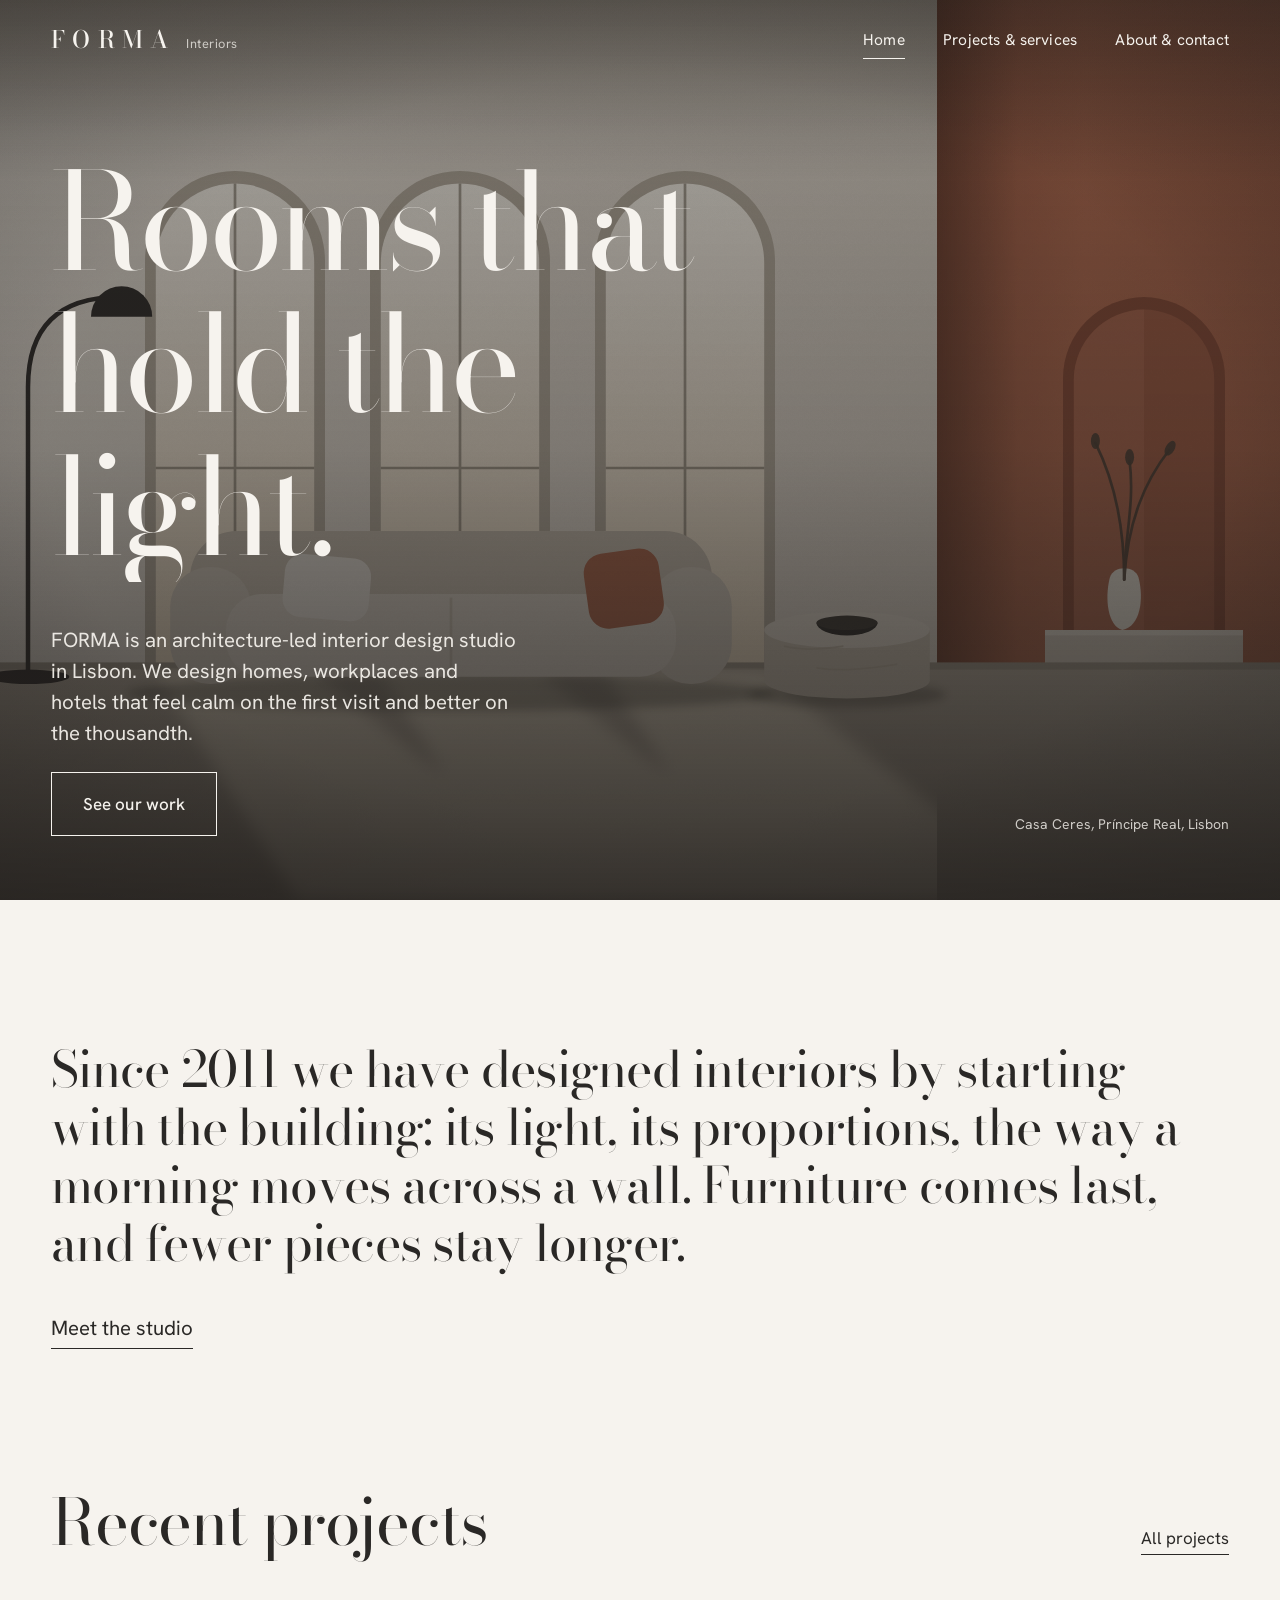
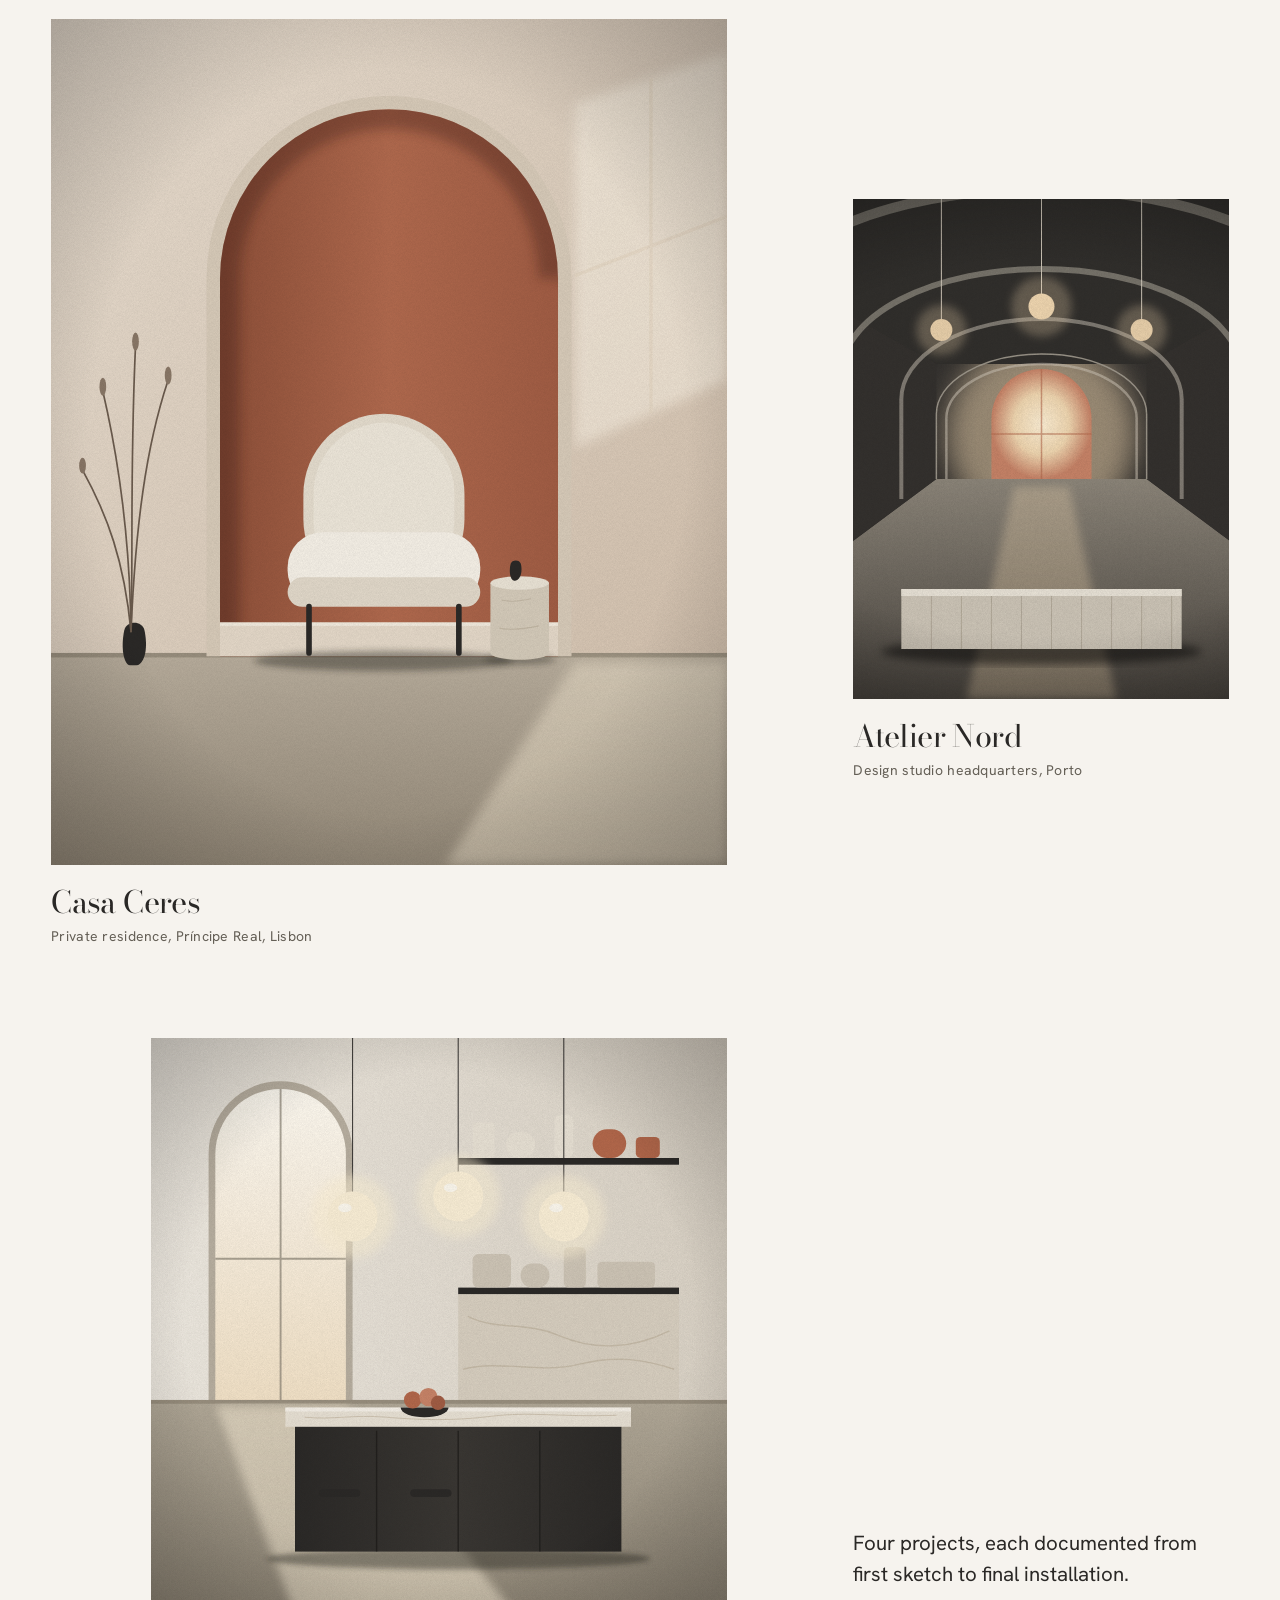
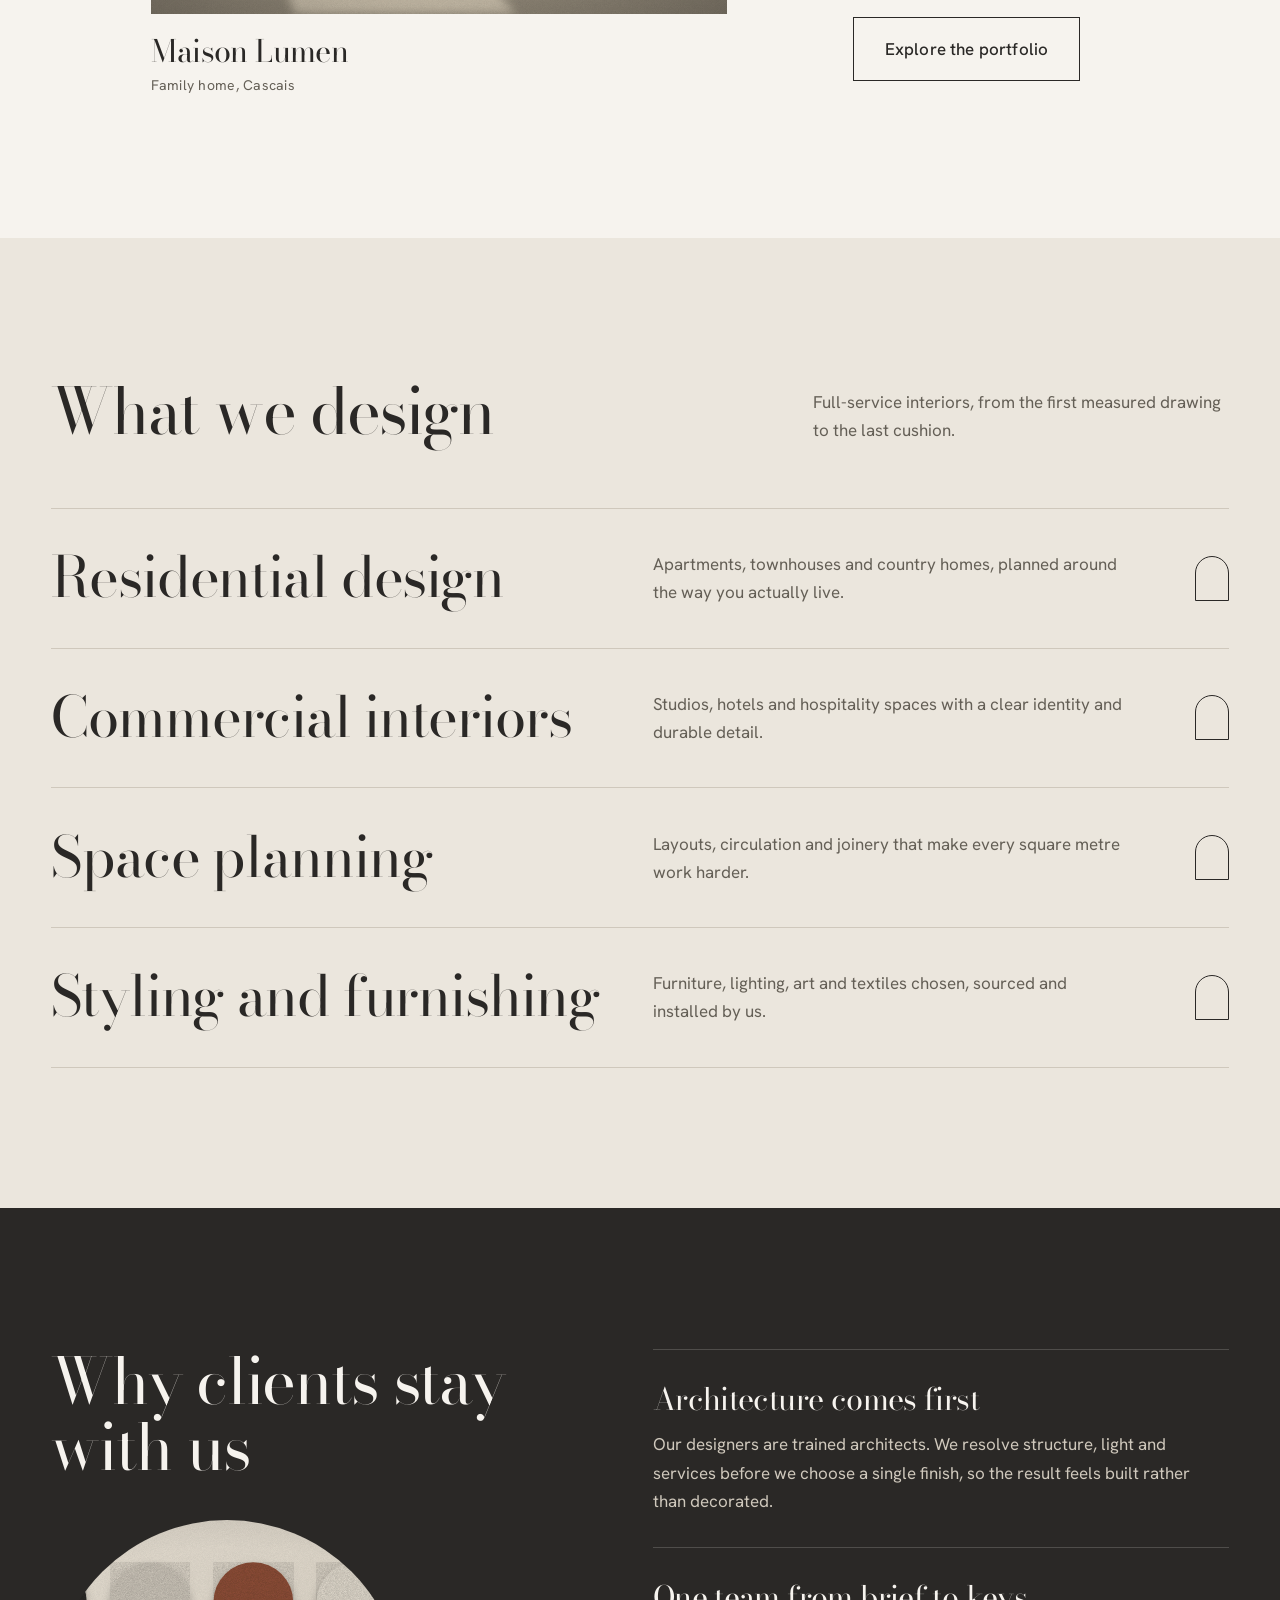
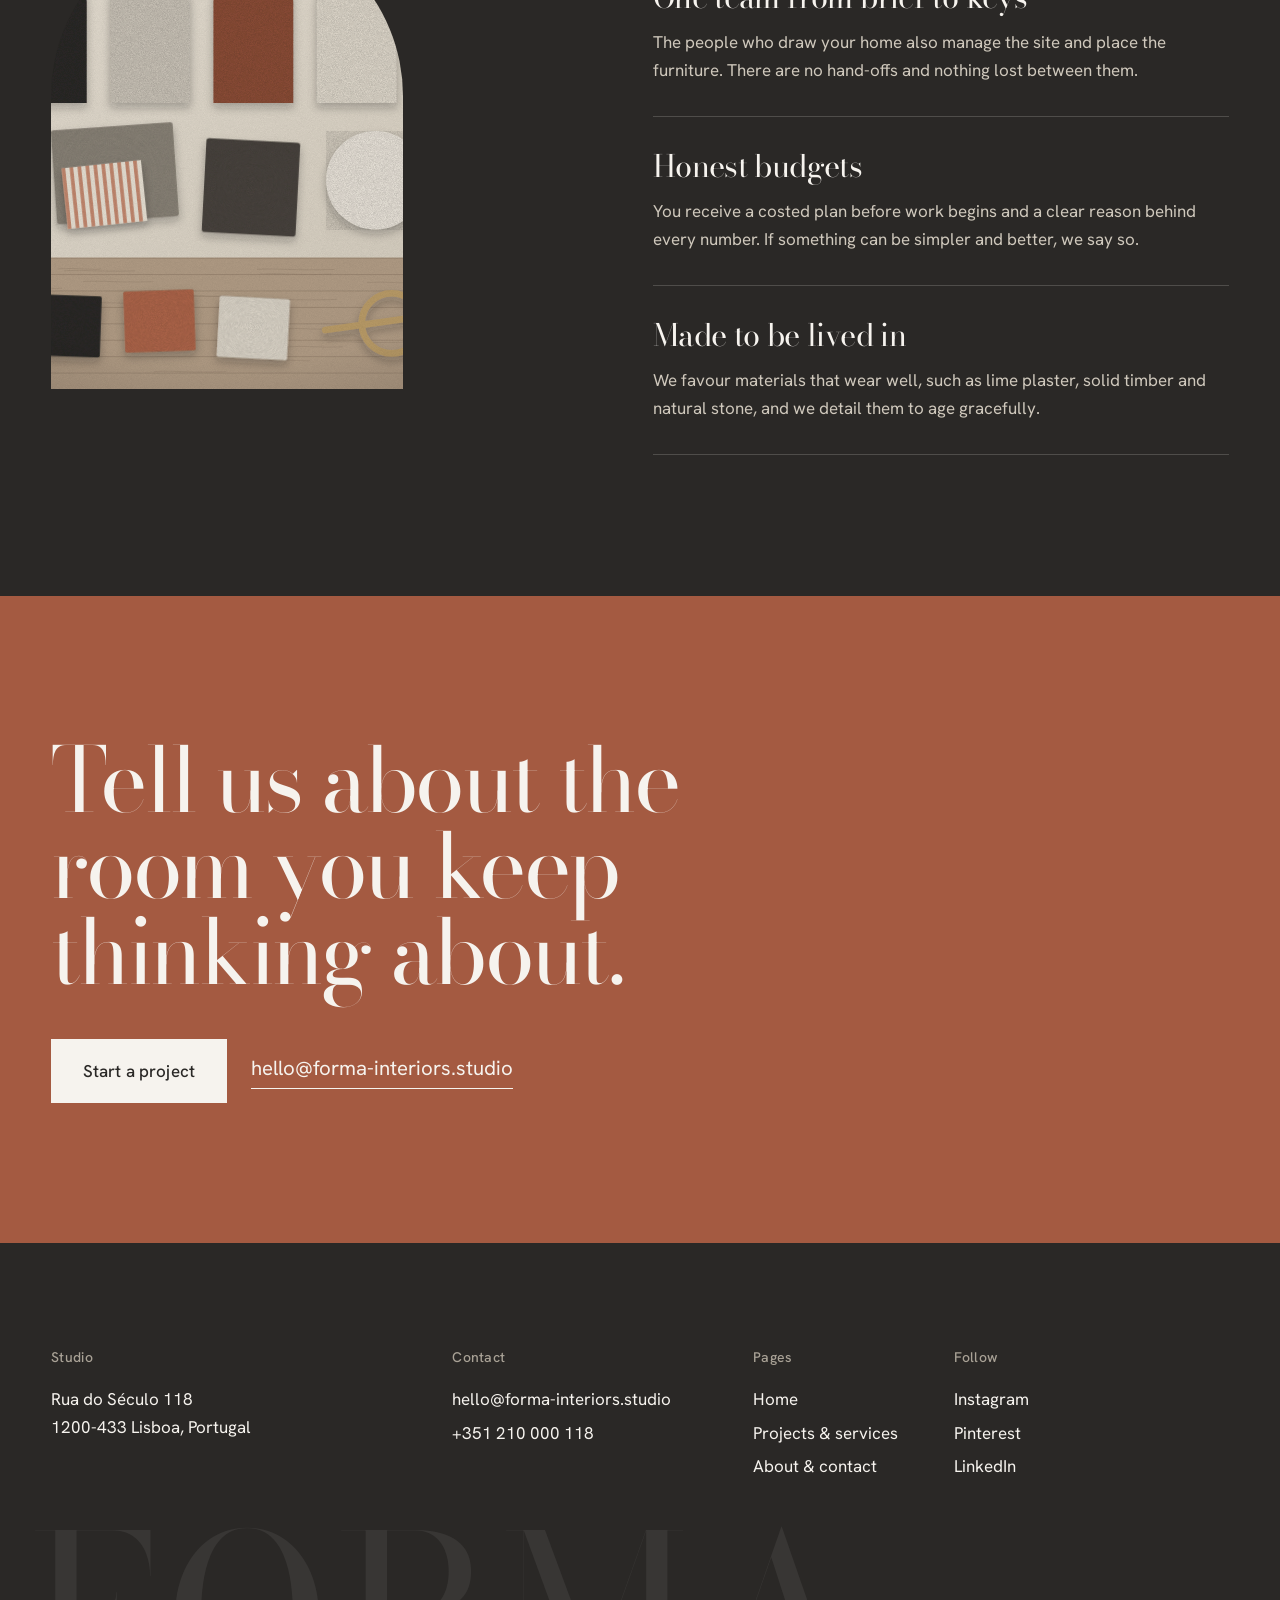
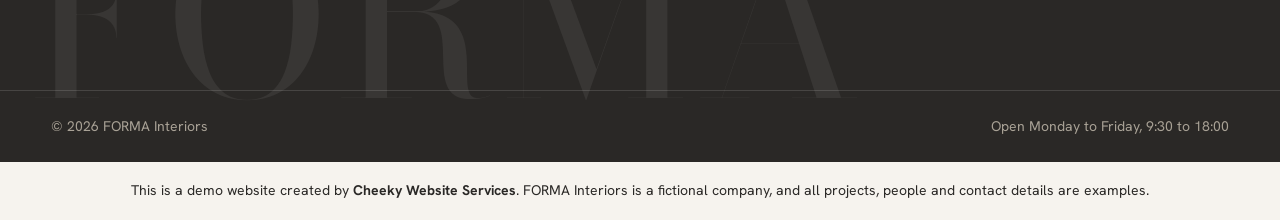
<file: index.html>
<!doctype html>
<html lang="en">
<head>
  <meta charset="utf-8">
  <meta name="viewport" content="width=device-width, initial-scale=1">
  <title>FORMA Interiors | Interior design and architecture, Lisbon</title>
  <meta name="description" content="FORMA Interiors is an architecture-led interior design studio in Lisbon, shaping homes, workplaces and hospitality spaces around light, material and restraint.">
  <meta name="theme-color" content="#2a2826">
  <link rel="icon" href="data:image/svg+xml,%3Csvg xmlns='http://www.w3.org/2000/svg' viewBox='0 0 32 32'%3E%3Cpath d='M7 28V14a9 9 0 0 1 18 0v14z' fill='%23a45a41'/%3E%3C/svg%3E">
  <link rel="preconnect" href="https://fonts.googleapis.com">
  <link rel="preconnect" href="https://fonts.gstatic.com" crossorigin>
  <link href="https://fonts.googleapis.com/css2?family=Bodoni+Moda:opsz,wght@6..96,400..600&family=Hanken+Grotesk:wght@300;400;500;600&display=swap" rel="stylesheet">
  <link rel="stylesheet" href="css/styles.css">
  <script src="js/main.js" defer></script>
</head>
<body>
  <a class="skip-link" href="#main">Skip to content</a>

  <header class="site-header">
    <div class="container site-header__inner">
      <a class="wordmark" href="index.html" aria-label="FORMA Interiors, home">
        <span class="wordmark__name">FORMA</span><span class="wordmark__sub">Interiors</span>
      </a>
      <button class="nav-toggle" type="button" aria-expanded="false" aria-controls="site-nav">Menu</button>
      <nav class="nav" id="site-nav" aria-label="Main">
        <ul class="nav__list">
          <li><a class="nav__link" href="index.html" aria-current="page">Home</a></li>
          <li><a class="nav__link" href="projects.html">Projects &amp; services</a></li>
          <li><a class="nav__link" href="about.html">About &amp; contact</a></li>
        </ul>
      </nav>
    </div>
  </header>

  <main id="main">
    
    <section class="hero" aria-labelledby="hero-title">
      <div class="hero__media">
        <img src="img/hero.svg" alt="A sunlit living room with three arched windows, a pale curved sofa and a terracotta plaster wall" fetchpriority="high">
      </div>
      <div class="container hero__content">
        <h1 id="hero-title">
          <span class="line"><span>Rooms that</span></span>
          <span class="line"><span>hold the</span></span>
          <span class="line"><span>light.</span></span>
        </h1>
        <div class="hero__foot">
          <div class="hero__side">
            <p>FORMA is an architecture-led interior design studio in Lisbon. We design homes, workplaces and hotels that feel calm on the first visit and better on the thousandth.</p>
            <a class="btn btn--ghost-light" href="projects.html">See our work</a>
          </div>
          <p class="small" style="opacity:.8">Casa Ceres, Príncipe Real, Lisbon</p>
        </div>
      </div>
    </section>

    
    <section class="statement">
      <div class="container">
        <p>Since 2011 we have designed interiors by starting with the building: its light, its proportions, the way a morning moves across a wall. Furniture comes last, and fewer pieces stay longer.</p>
        <a class="link" href="about.html">Meet the studio</a>
      </div>
    </section>

    
    <section class="section section--tight-top" aria-labelledby="featured-title">
      <div class="container">
        <div class="section-head">
          <h2 id="featured-title">Recent projects</h2>
          <a class="link" href="projects.html">All projects</a>
        </div>
        <div class="grid featured">
          <a class="featured__a" href="projects.html#casa-ceres">
            <div class="frame ratio-45 reveal"><img src="img/casa-ceres.svg" alt="An arched terracotta alcove holding a pale boucle armchair and a travertine side table" loading="lazy"></div>
            <div class="caption">
              <h3>Casa Ceres</h3>
              <p class="meta">Private residence, Príncipe Real, Lisbon</p>
            </div>
          </a>
          <a class="featured__b" href="projects.html#atelier-nord">
            <div class="frame ratio-34 reveal"><img src="img/atelier-nord.svg" alt="A long gallery of receding arches in charcoal, with warm light at the far end" loading="lazy"></div>
            <div class="caption">
              <h3>Atelier Nord</h3>
              <p class="meta">Design studio headquarters, Porto</p>
            </div>
          </a>
          <a class="featured__c" href="projects.html#maison-lumen">
            <div class="frame ratio-11 reveal"><img src="img/maison-lumen.svg" alt="A kitchen with a dark island, a stone worktop and three globe pendant lights" loading="lazy"></div>
            <div class="caption">
              <h3>Maison Lumen</h3>
              <p class="meta">Family home, Cascais</p>
            </div>
          </a>
          <div class="featured__d">
            <p class="lead">Four projects, each documented from first sketch to final installation.</p>
            <a class="btn" href="projects.html">Explore the portfolio</a>
          </div>
        </div>
      </div>
    </section>

    
    <section class="section section--deep" aria-labelledby="services-title">
      <div class="container">
        <div class="section-head">
          <h2 id="services-title">What we design</h2>
          <p class="muted" style="max-width:26rem">Full-service interiors, from the first measured drawing to the last cushion.</p>
        </div>
        <div>
          <a class="service-row" href="projects.html#services">
            <h3>Residential design</h3>
            <p>Apartments, townhouses and country homes, planned around the way you actually live.</p>
            <span class="service-row__mark" aria-hidden="true"></span>
          </a>
          <a class="service-row" href="projects.html#services">
            <h3>Commercial interiors</h3>
            <p>Studios, hotels and hospitality spaces with a clear identity and durable detail.</p>
            <span class="service-row__mark" aria-hidden="true"></span>
          </a>
          <a class="service-row" href="projects.html#services">
            <h3>Space planning</h3>
            <p>Layouts, circulation and joinery that make every square metre work harder.</p>
            <span class="service-row__mark" aria-hidden="true"></span>
          </a>
          <a class="service-row" href="projects.html#services">
            <h3>Styling and furnishing</h3>
            <p>Furniture, lighting, art and textiles chosen, sourced and installed by us.</p>
            <span class="service-row__mark" aria-hidden="true"></span>
          </a>
        </div>
      </div>
    </section>

    
    <section class="section section--dark on-dark" aria-labelledby="why-title">
      <div class="container why">
        <div class="why__intro">
          <h2 id="why-title">Why clients stay with us</h2>
          <div class="arch reveal" style="aspect-ratio:3/4">
            <img src="img/materials.svg" alt="Samples of plaster, stone, timber and textile laid out on an oak table" loading="lazy" style="width:100%;height:100%;object-fit:cover">
          </div>
        </div>
        <div class="why__list">
          <div class="why__item">
            <h3>Architecture comes first</h3>
            <p>Our designers are trained architects. We resolve structure, light and services before we choose a single finish, so the result feels built rather than decorated.</p>
          </div>
          <div class="why__item">
            <h3>One team from brief to keys</h3>
            <p>The people who draw your home also manage the site and place the furniture. There are no hand-offs and nothing lost between them.</p>
          </div>
          <div class="why__item">
            <h3>Honest budgets</h3>
            <p>You receive a costed plan before work begins and a clear reason behind every number. If something can be simpler and better, we say so.</p>
          </div>
          <div class="why__item">
            <h3>Made to be lived in</h3>
            <p>We favour materials that wear well, such as lime plaster, solid timber and natural stone, and we detail them to age gracefully.</p>
          </div>
        </div>
      </div>
    </section>

    
    <section class="cta section" aria-labelledby="cta-title">
      <div class="container">
        <h2 id="cta-title">Tell us about the room you keep thinking about.</h2>
        <div class="cta__actions">
          <a class="btn btn--paper" href="about.html#contact">Start a project</a>
          <a class="link" href="mailto:hello@forma-interiors.studio">hello@forma-interiors.studio</a>
        </div>
      </div>
    </section>
  </main>

  <footer class="site-footer on-dark">
    <div class="container grid site-footer__top">
      <div class="footer-col footer-col--1">
        <h4>Studio</h4>
        <address style="font-style:normal">Rua do Século 118<br>1200-433 Lisboa, Portugal</address>
      </div>
      <div class="footer-col footer-col--2">
        <h4>Contact</h4>
        <ul>
          <li><a href="mailto:hello@forma-interiors.studio">hello@forma-interiors.studio</a></li>
          <li><a href="tel:+351210000118">+351 210 000 118</a></li>
        </ul>
      </div>
      <div class="footer-col footer-col--3">
        <h4>Pages</h4>
        <ul>
          <li><a href="index.html">Home</a></li>
          <li><a href="projects.html">Projects &amp; services</a></li>
          <li><a href="about.html">About &amp; contact</a></li>
        </ul>
      </div>
      <div class="footer-col footer-col--4">
        <h4>Follow</h4>
        <ul>
          <li><a href="https://www.instagram.com/" target="_blank" rel="noopener">Instagram</a></li>
          <li><a href="https://www.pinterest.com/" target="_blank" rel="noopener">Pinterest</a></li>
          <li><a href="https://www.linkedin.com/" target="_blank" rel="noopener">LinkedIn</a></li>
        </ul>
      </div>
    </div>
    <p class="site-footer__brand" aria-hidden="true">FORMA</p>
    <div class="container site-footer__base">
      <span>&copy; <span data-year>2026</span> FORMA Interiors</span>
      <span>Open Monday to Friday, 9:30 to 18:00</span>
    </div>
    <div class="demo-note">
  <div class="container">
    <p>This is a demo website created by <strong>Cheeky Website Services</strong>. FORMA Interiors is a fictional company, and all projects, people and contact details are examples.</p>
  </div>
</div>
  </footer>
</body>
</html>
</file>
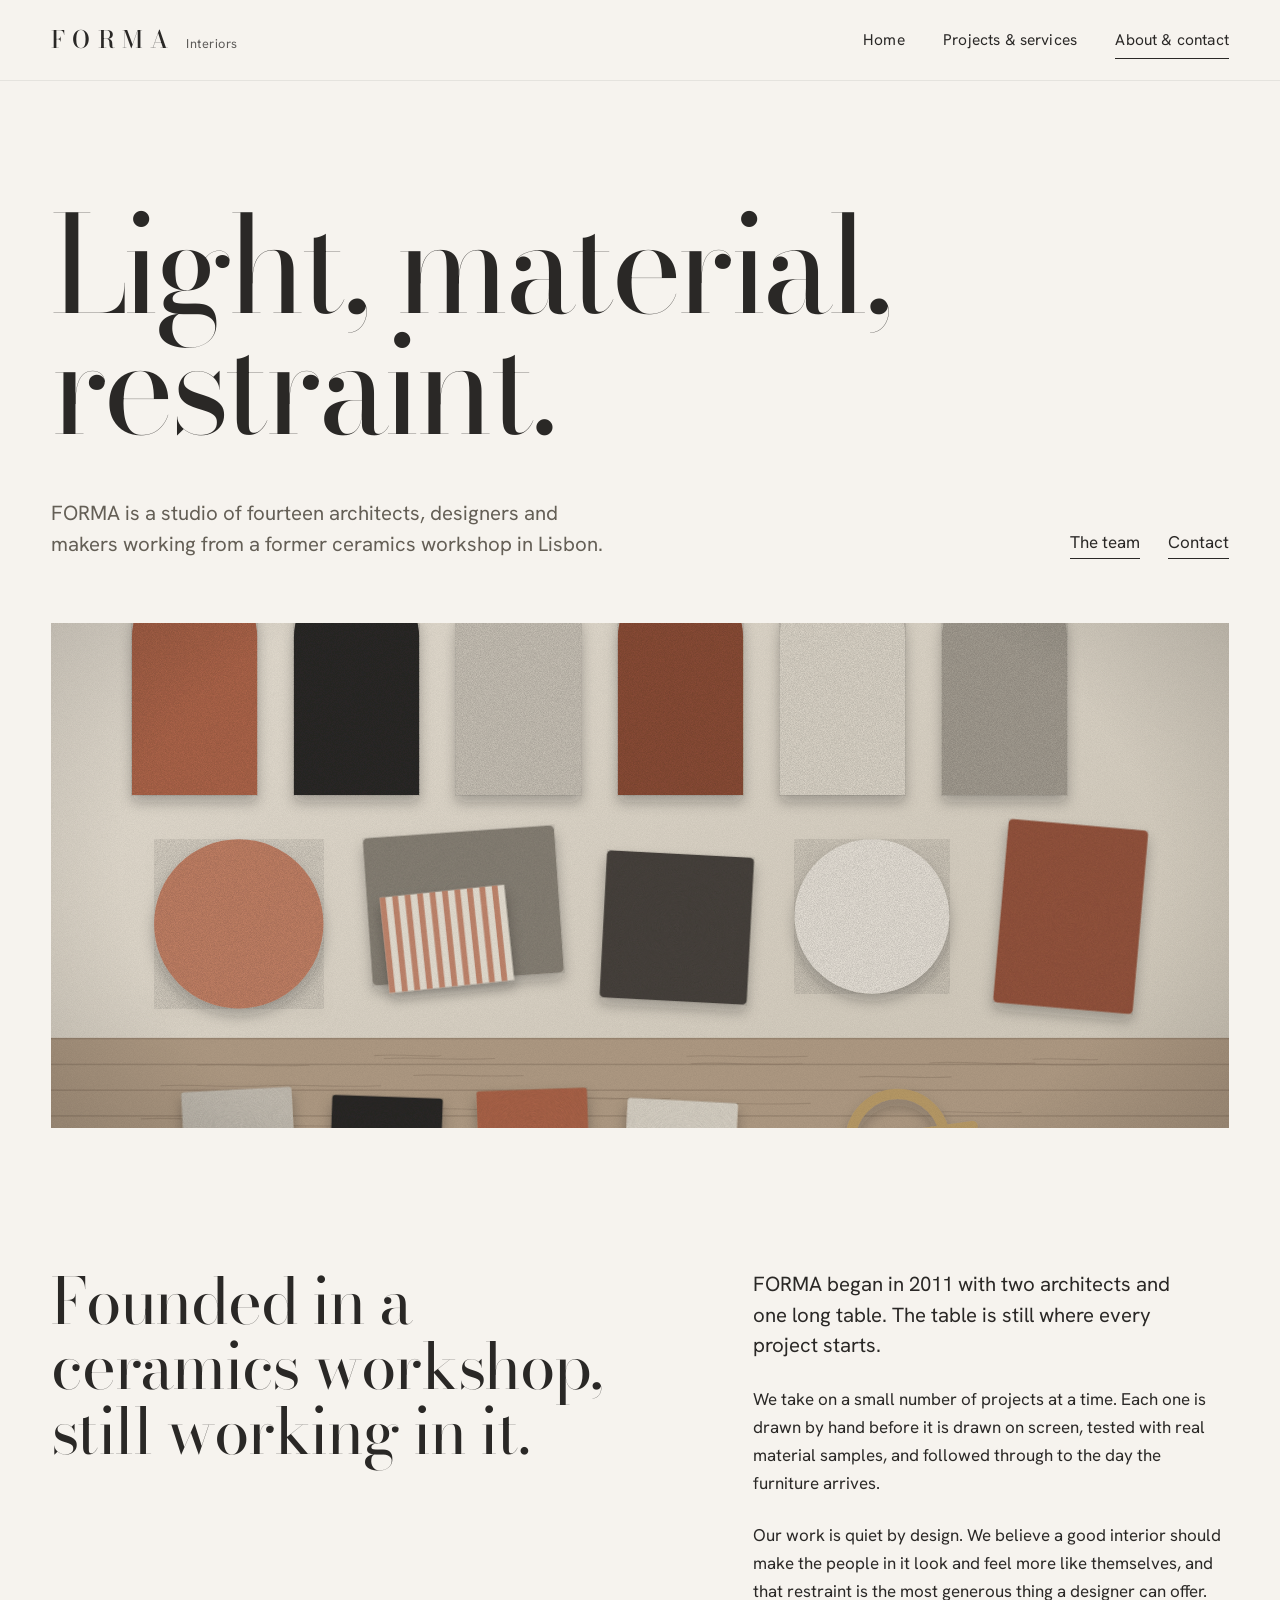
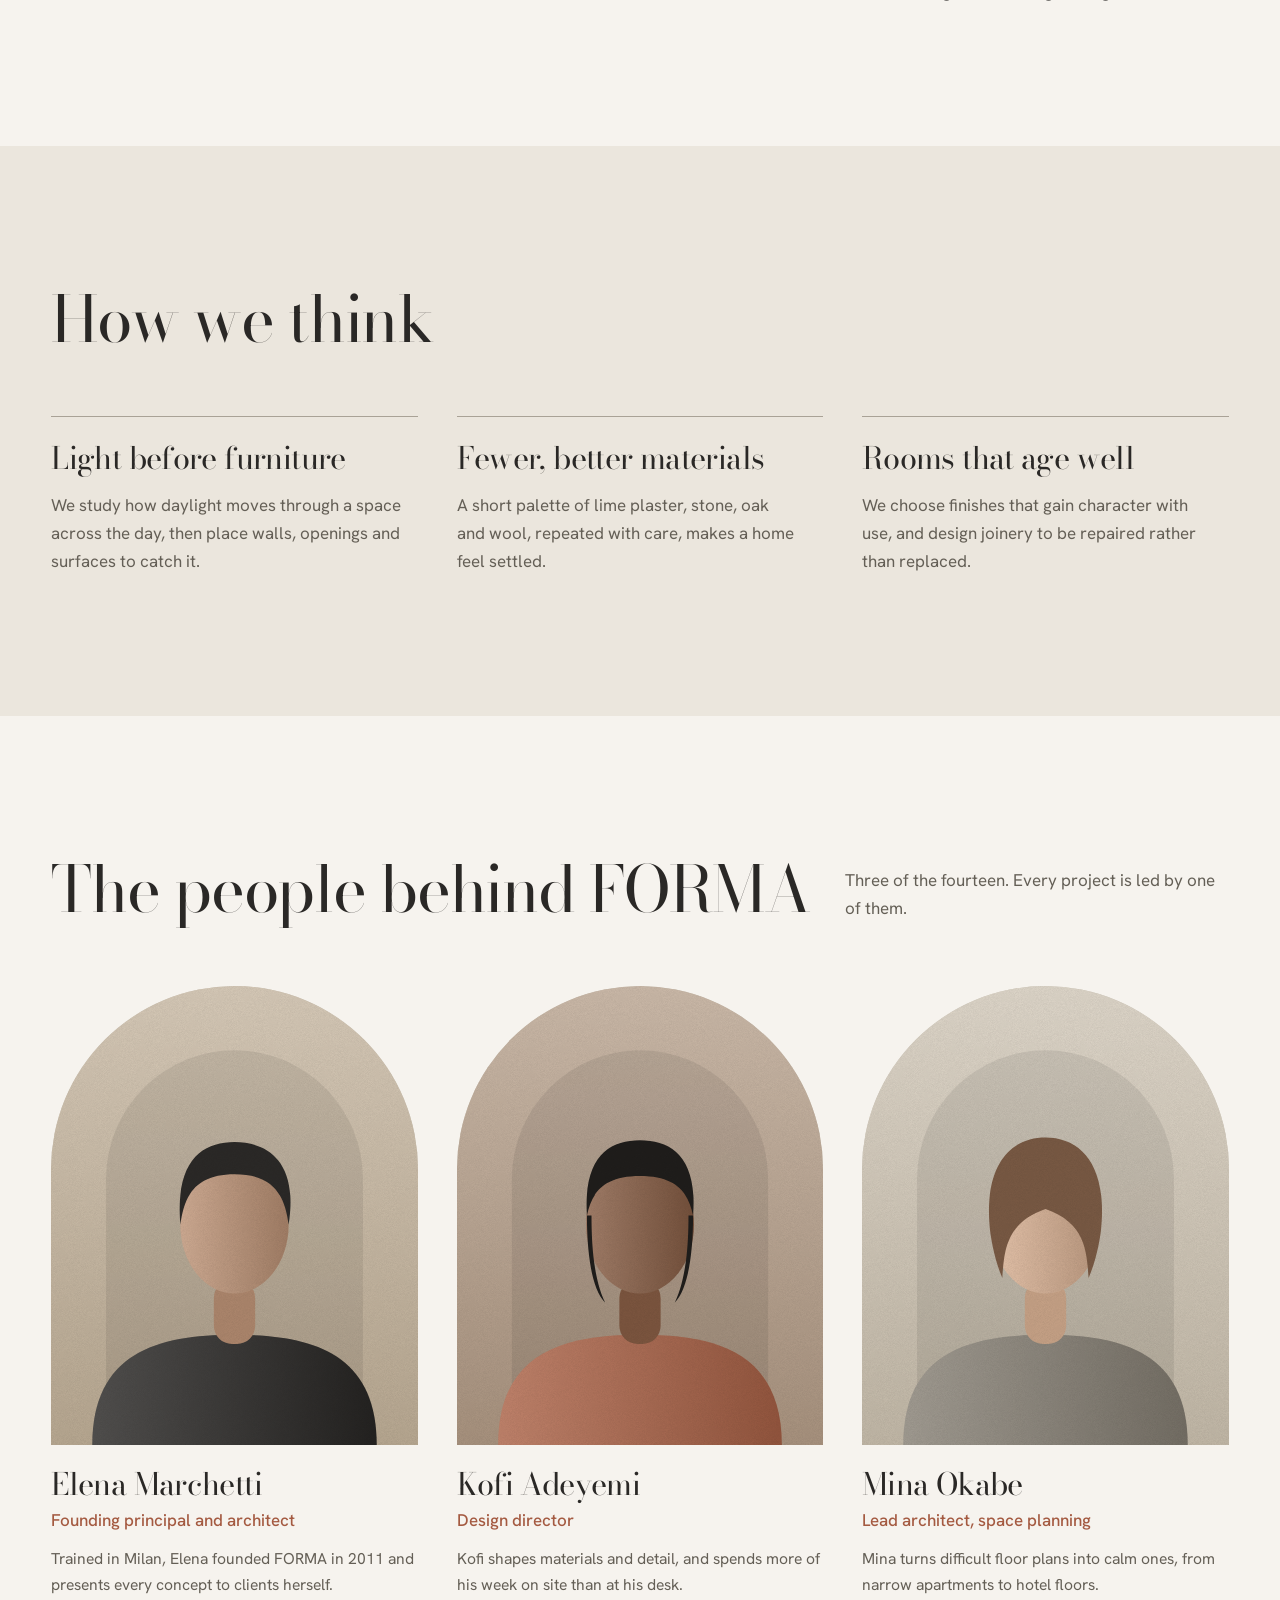
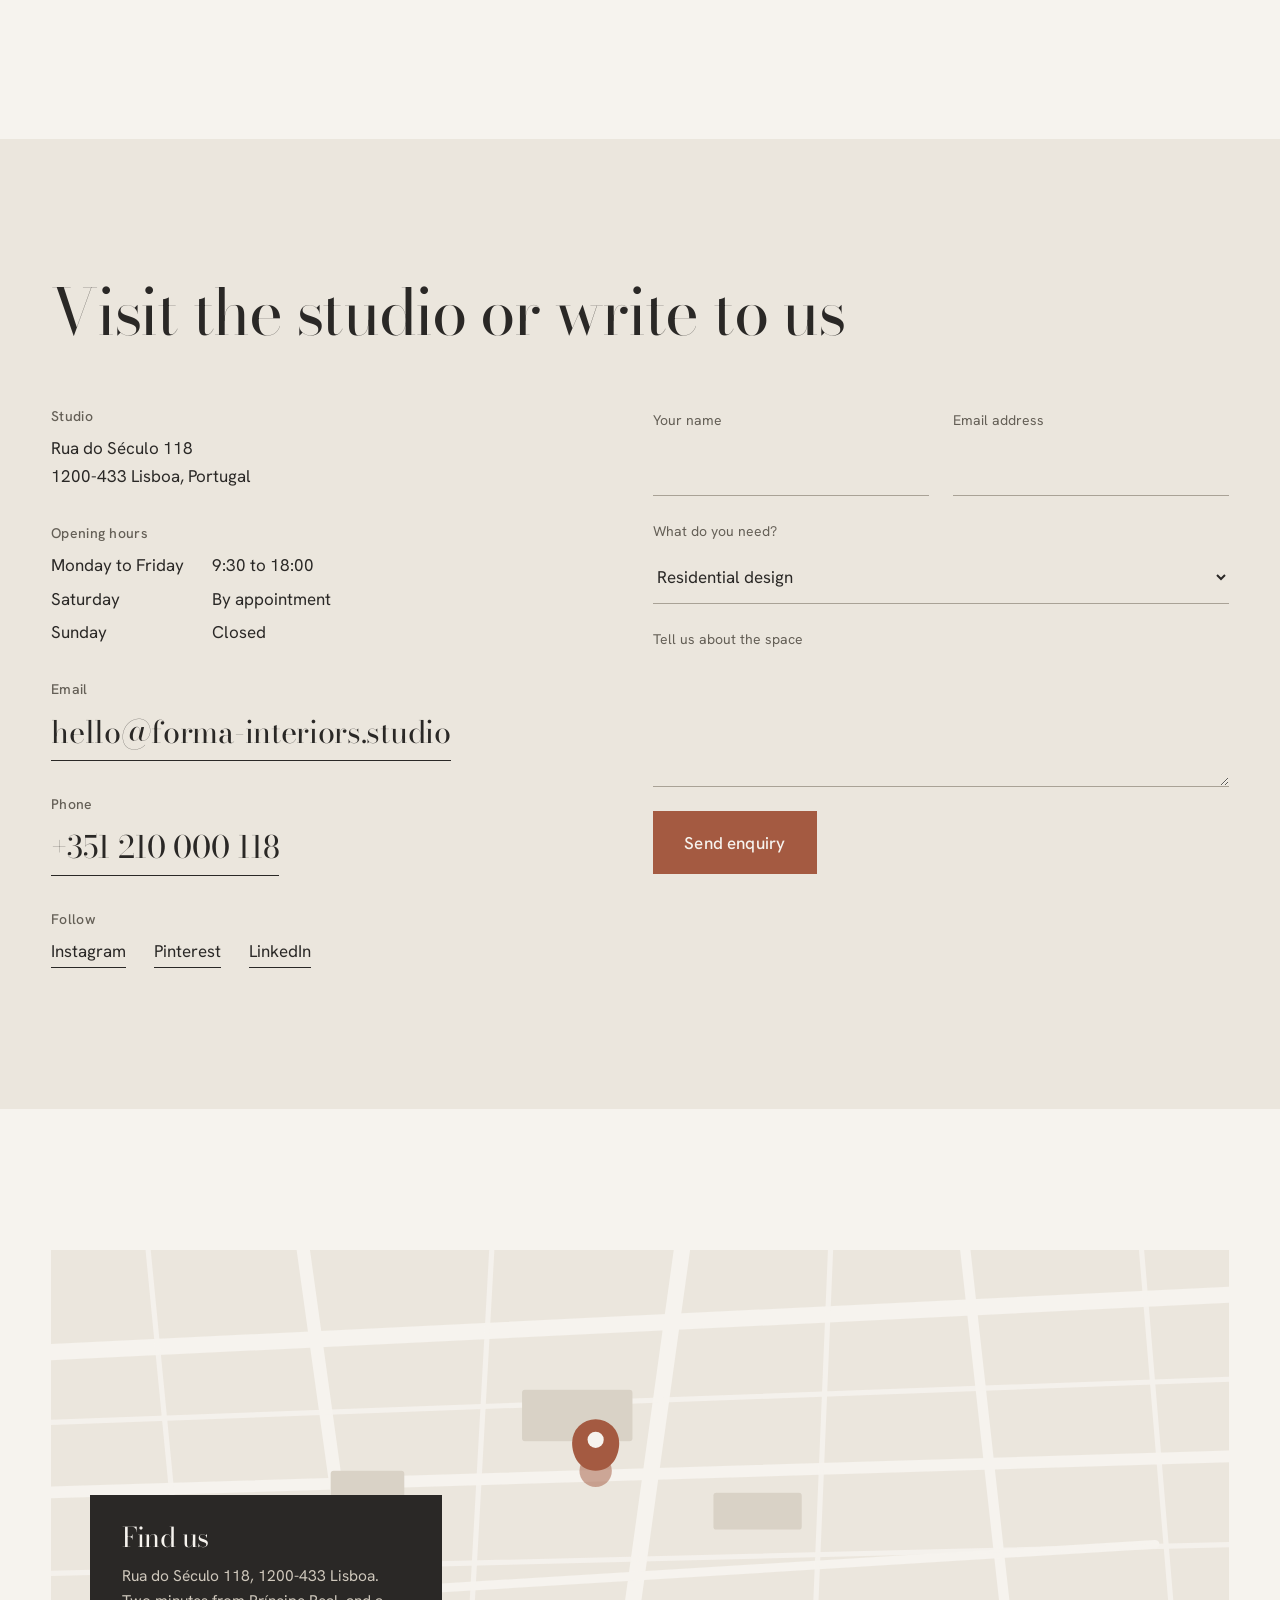
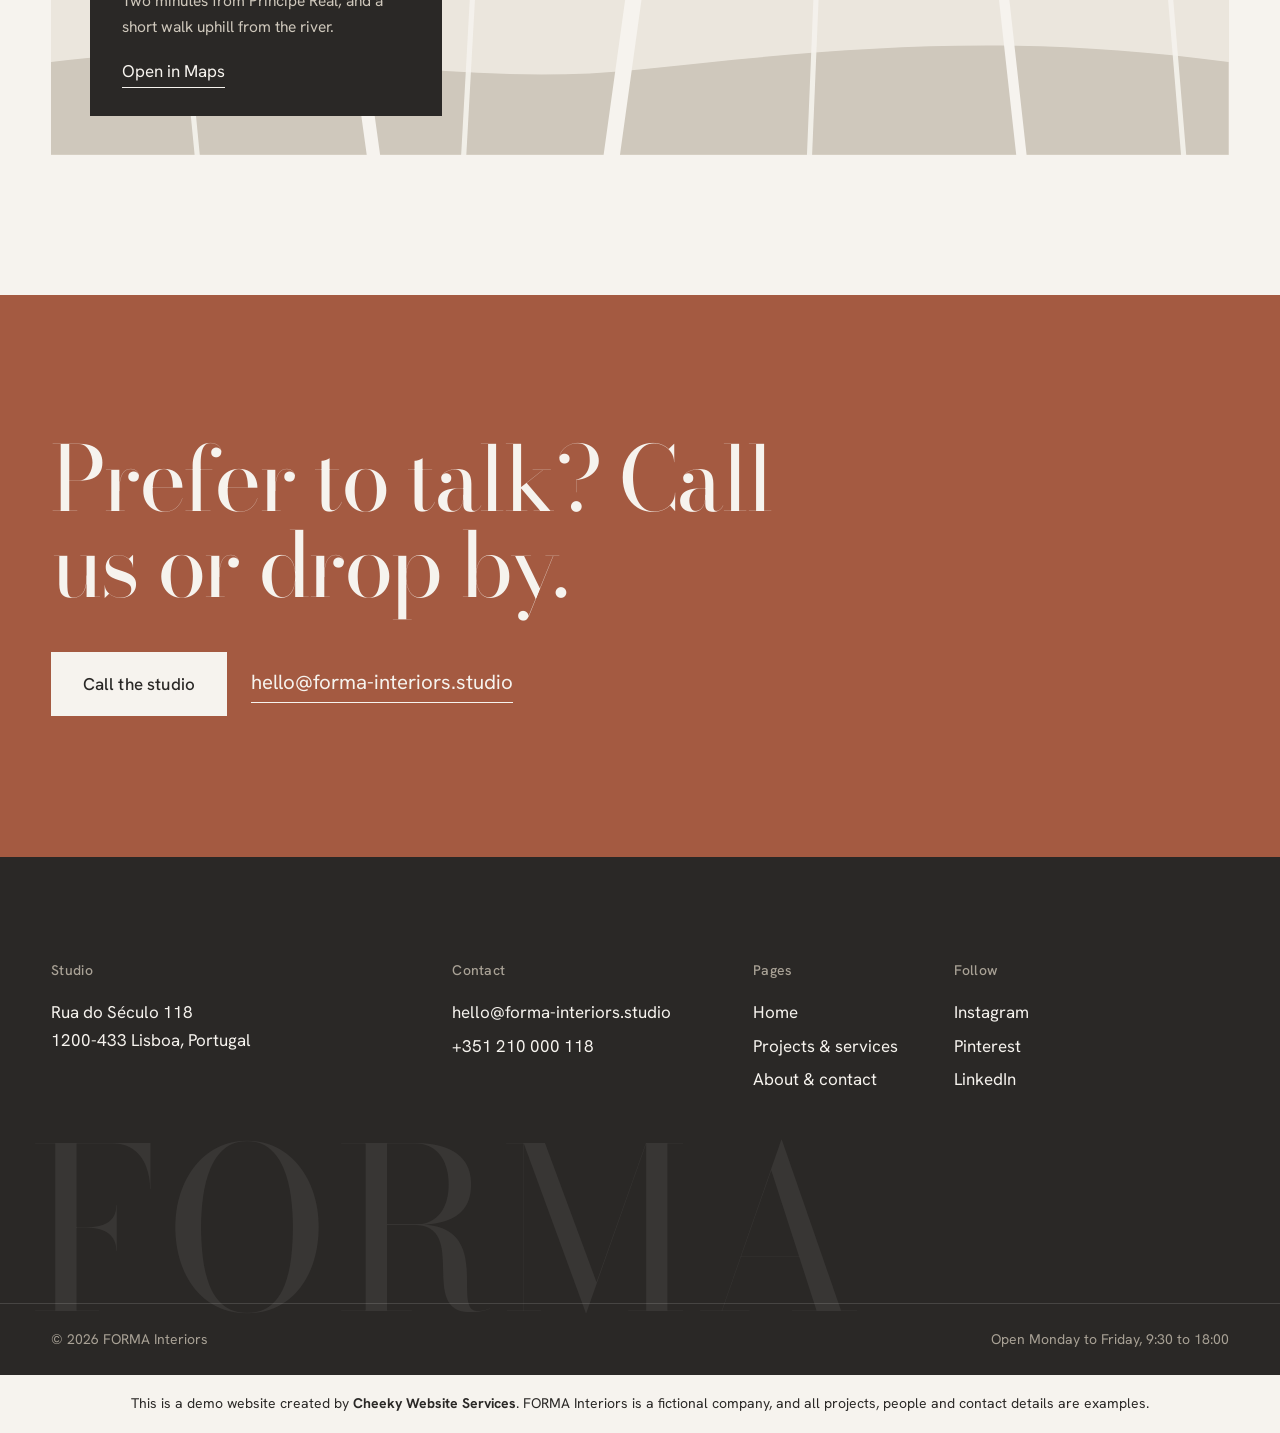
<file: about.html>
<!doctype html>
<html lang="en">
<head>
  <meta charset="utf-8">
  <meta name="viewport" content="width=device-width, initial-scale=1">
  <title>About &amp; contact | FORMA Interiors</title>
  <meta name="description" content="Meet the architects and designers behind FORMA Interiors, learn how we work, and get in touch or visit the studio in Lisbon.">
  <meta name="theme-color" content="#f6f3ee">
  <link rel="icon" href="data:image/svg+xml,%3Csvg xmlns='http://www.w3.org/2000/svg' viewBox='0 0 32 32'%3E%3Cpath d='M7 28V14a9 9 0 0 1 18 0v14z' fill='%23a45a41'/%3E%3C/svg%3E">
  <link rel="preconnect" href="https://fonts.googleapis.com">
  <link rel="preconnect" href="https://fonts.gstatic.com" crossorigin>
  <link href="https://fonts.googleapis.com/css2?family=Bodoni+Moda:opsz,wght@6..96,400..600&family=Hanken+Grotesk:wght@300;400;500;600&display=swap" rel="stylesheet">
  <link rel="stylesheet" href="css/styles.css">
  <script src="js/main.js" defer></script>
</head>
<body>
  <a class="skip-link" href="#main">Skip to content</a>

  <header class="site-header is-solid">
    <div class="container site-header__inner">
      <a class="wordmark" href="index.html" aria-label="FORMA Interiors, home">
        <span class="wordmark__name">FORMA</span><span class="wordmark__sub">Interiors</span>
      </a>
      <button class="nav-toggle" type="button" aria-expanded="false" aria-controls="site-nav">Menu</button>
      <nav class="nav" id="site-nav" aria-label="Main">
        <ul class="nav__list">
          <li><a class="nav__link" href="index.html">Home</a></li>
          <li><a class="nav__link" href="projects.html">Projects &amp; services</a></li>
          <li><a class="nav__link" href="about.html" aria-current="page">About &amp; contact</a></li>
        </ul>
      </nav>
    </div>
  </header>

  <main id="main">
    
    <section class="page-head" style="padding-bottom:clamp(2.5rem,5vw,4rem)">
      <div class="container">
        <h1 style="max-width:11ch">Light, material, restraint.</h1>
        <div class="page-head__row">
          <p class="muted" style="max-width:36rem">FORMA is a studio of fourteen architects, designers and makers working from a former ceramics workshop in Lisbon.</p>
          <nav class="jump" aria-label="On this page">
            <a class="link" href="#team">The team</a>
            <a class="link" href="#contact">Contact</a>
          </nav>
        </div>
      </div>
    </section>

    <div class="container">
      <div class="frame ratio-219 reveal">
        <img src="img/materials.svg" alt="Samples of plaster, stone, timber and textile laid out on an oak table in the studio">
      </div>
    </div>

    
    <section class="section" aria-labelledby="story-title">
      <div class="container grid story">
        <h2 id="story-title">Founded in a ceramics workshop, still working in it.</h2>
        <div class="story__body">
          <p class="lead">FORMA began in 2011 with two architects and one long table. The table is still where every project starts.</p>
          <p>We take on a small number of projects at a time. Each one is drawn by hand before it is drawn on screen, tested with real material samples, and followed through to the day the furniture arrives.</p>
          <p>Our work is quiet by design. We believe a good interior should make the people in it look and feel more like themselves, and that restraint is the most generous thing a designer can offer.</p>
        </div>
      </div>
    </section>

    
    <section class="section section--deep" aria-labelledby="philosophy-title">
      <div class="container">
        <div class="section-head">
          <h2 id="philosophy-title">How we think</h2>
        </div>
        <div class="principles">
          <div class="principle">
            <h3>Light before furniture</h3>
            <p class="muted">We study how daylight moves through a space across the day, then place walls, openings and surfaces to catch it.</p>
          </div>
          <div class="principle">
            <h3>Fewer, better materials</h3>
            <p class="muted">A short palette of lime plaster, stone, oak and wool, repeated with care, makes a home feel settled.</p>
          </div>
          <div class="principle">
            <h3>Rooms that age well</h3>
            <p class="muted">We choose finishes that gain character with use, and design joinery to be repaired rather than replaced.</p>
          </div>
        </div>
      </div>
    </section>

    
    <section id="team" class="section" aria-labelledby="team-title">
      <div class="container">
        <div class="section-head">
          <h2 id="team-title">The people behind FORMA</h2>
          <p class="muted" style="max-width:24rem">Three of the fourteen. Every project is led by one of them.</p>
        </div>
        <div class="team">
          <article class="person">
            <div class="arch reveal"><img src="img/team-1.svg" alt="Portrait of Elena Marchetti" loading="lazy"></div>
            <h3>Elena Marchetti</h3>
            <p class="role">Founding principal and architect</p>
            <p>Trained in Milan, Elena founded FORMA in 2011 and presents every concept to clients herself.</p>
          </article>
          <article class="person">
            <div class="arch reveal"><img src="img/team-2.svg" alt="Portrait of Kofi Adeyemi" loading="lazy"></div>
            <h3>Kofi Adeyemi</h3>
            <p class="role">Design director</p>
            <p>Kofi shapes materials and detail, and spends more of his week on site than at his desk.</p>
          </article>
          <article class="person">
            <div class="arch reveal"><img src="img/team-3.svg" alt="Portrait of Mina Okabe" loading="lazy"></div>
            <h3>Mina Okabe</h3>
            <p class="role">Lead architect, space planning</p>
            <p>Mina turns difficult floor plans into calm ones, from narrow apartments to hotel floors.</p>
          </article>
        </div>
      </div>
    </section>

    
    <section id="contact" class="section section--deep" aria-labelledby="contact-title">
      <div class="container">
        <div class="section-head">
          <h2 id="contact-title">Visit the studio or write to us</h2>
        </div>
        <div class="grid contact">
          <div class="contact__info">
            <div>
              <h3>Studio</h3>
              <address>Rua do Século 118<br>1200-433 Lisboa, Portugal</address>
            </div>
            <div>
              <h3>Opening hours</h3>
              <dl class="hours">
                <dt>Monday to Friday</dt><dd>9:30 to 18:00</dd>
                <dt>Saturday</dt><dd>By appointment</dd>
                <dt>Sunday</dt><dd>Closed</dd>
              </dl>
            </div>
            <div>
              <h3>Email</h3>
              <a class="big-link link" href="mailto:hello@forma-interiors.studio">hello@forma-interiors.studio</a>
            </div>
            <div>
              <h3>Phone</h3>
              <a class="big-link link" href="tel:+351210000118">+351 210 000 118</a>
            </div>
            <div>
              <h3>Follow</h3>
              <ul class="social">
                <li><a class="link" href="https://www.instagram.com/" target="_blank" rel="noopener">Instagram</a></li>
                <li><a class="link" href="https://www.pinterest.com/" target="_blank" rel="noopener">Pinterest</a></li>
                <li><a class="link" href="https://www.linkedin.com/" target="_blank" rel="noopener">LinkedIn</a></li>
              </ul>
            </div>
          </div>

          <div class="contact__form">
            <form id="contact-form" class="form" data-to="hello@forma-interiors.studio" novalidate>
              <div class="form__row">
                <div class="field">
                  <label for="f-name">Your name</label>
                  <input id="f-name" name="name" type="text" autocomplete="name" required>
                </div>
                <div class="field">
                  <label for="f-email">Email address</label>
                  <input id="f-email" name="email" type="email" autocomplete="email" required>
                </div>
              </div>
              <div class="field">
                <label for="f-type">What do you need?</label>
                <select id="f-type" name="type">
                  <option>Residential design</option>
                  <option>Commercial interiors</option>
                  <option>Space planning</option>
                  <option>Something else</option>
                </select>
              </div>
              <div class="field">
                <label for="f-message">Tell us about the space</label>
                <textarea id="f-message" name="message" required></textarea>
              </div>
              <div>
                <button class="btn btn--solid" type="submit">Send enquiry</button>
              </div>
              <p class="form__status" role="status" aria-live="polite"></p>
            </form>
          </div>
        </div>
      </div>
    </section>

    
    <section class="section" aria-labelledby="location-title" style="padding-top:var(--section)">
      <div class="container">
        <div class="map">
          <div class="ratio-219">
            <svg viewBox="0 0 1600 686" preserveAspectRatio="xMidYMid slice" role="img" aria-label="Simplified street map showing the FORMA Interiors studio near the river in Lisbon">
              <rect width="1600" height="686" fill="#ebe6dd"/>
              <path d="M0 560C300 520 520 600 800 570S1300 520 1600 560V686H0Z" fill="#cfc8bc"/>
              <g fill="none" stroke="#f6f3ee" stroke-linecap="round">
                <path d="M-20 140L1620 60" stroke-width="22"/>
                <path d="M-20 330L1620 280" stroke-width="16"/>
                <path d="M340 -20L440 700" stroke-width="18"/>
                <path d="M860 -20L760 700" stroke-width="22"/>
                <path d="M1240 -20L1320 700" stroke-width="14"/>
                <path d="M520 460L1500 400" stroke-width="12"/>
              </g>
              <g fill="none" stroke="#f6f3ee" stroke-width="7" stroke-linecap="round" opacity=".9">
                <path d="M-20 235L1620 175"/><path d="M-20 440L1620 400"/>
                <path d="M600 -20L560 700"/><path d="M1060 -20L1030 700"/><path d="M130 -20L200 700"/><path d="M1480 -20L1540 700"/>
              </g>
              <g fill="#d9d2c6"><rect x="640" y="190" width="150" height="70" rx="4"/><rect x="900" y="330" width="120" height="50" rx="4"/><rect x="380" y="300" width="100" height="80" rx="4"/></g>
              <g transform="translate(740 300)">
                <circle class="pin-pulse" r="22" fill="#a45a41" opacity=".5"/>
                <path d="M0 -4C-22 -4 -32 -24 -32 -42a32 32 0 0 1 64 0C32 -24 22 -4 0 -4Z" transform="translate(0 4) scale(1)" fill="#a45a41"/>
                <circle cx="0" cy="-42" r="11" fill="#f6f3ee"/>
              </g>
            </svg>
          </div>
          <div class="map__card">
            <h3 id="location-title">Find us</h3>
            <p>Rua do Século 118, 1200-433 Lisboa. Two minutes from Príncipe Real, and a short walk uphill from the river.</p>
            <a class="link" href="https://www.google.com/maps/search/?api=1&amp;query=Rua+do+S%C3%A9culo+118+1200-433+Lisboa" target="_blank" rel="noopener">Open in Maps</a>
          </div>
        </div>
      </div>
    </section>

    
    <section class="cta section" aria-labelledby="cta-title">
      <div class="container">
        <h2 id="cta-title">Prefer to talk? Call us or drop by.</h2>
        <div class="cta__actions">
          <a class="btn btn--paper" href="tel:+351210000118">Call the studio</a>
          <a class="link" href="mailto:hello@forma-interiors.studio">hello@forma-interiors.studio</a>
        </div>
      </div>
    </section>
  </main>

  <footer class="site-footer on-dark">
    <div class="container grid site-footer__top">
      <div class="footer-col footer-col--1">
        <h4>Studio</h4>
        <address style="font-style:normal">Rua do Século 118<br>1200-433 Lisboa, Portugal</address>
      </div>
      <div class="footer-col footer-col--2">
        <h4>Contact</h4>
        <ul>
          <li><a href="mailto:hello@forma-interiors.studio">hello@forma-interiors.studio</a></li>
          <li><a href="tel:+351210000118">+351 210 000 118</a></li>
        </ul>
      </div>
      <div class="footer-col footer-col--3">
        <h4>Pages</h4>
        <ul>
          <li><a href="index.html">Home</a></li>
          <li><a href="projects.html">Projects &amp; services</a></li>
          <li><a href="about.html">About &amp; contact</a></li>
        </ul>
      </div>
      <div class="footer-col footer-col--4">
        <h4>Follow</h4>
        <ul>
          <li><a href="https://www.instagram.com/" target="_blank" rel="noopener">Instagram</a></li>
          <li><a href="https://www.pinterest.com/" target="_blank" rel="noopener">Pinterest</a></li>
          <li><a href="https://www.linkedin.com/" target="_blank" rel="noopener">LinkedIn</a></li>
        </ul>
      </div>
    </div>
    <p class="site-footer__brand" aria-hidden="true">FORMA</p>
    <div class="container site-footer__base">
      <span>&copy; <span data-year>2026</span> FORMA Interiors</span>
      <span>Open Monday to Friday, 9:30 to 18:00</span>
    </div>
    <div class="demo-note">
  <div class="container">
    <p>This is a demo website created by <strong>Cheeky Website Services</strong>. FORMA Interiors is a fictional company, and all projects, people and contact details are examples.</p>
  </div>
</div>
  </footer>
</body>
</html>
</file>
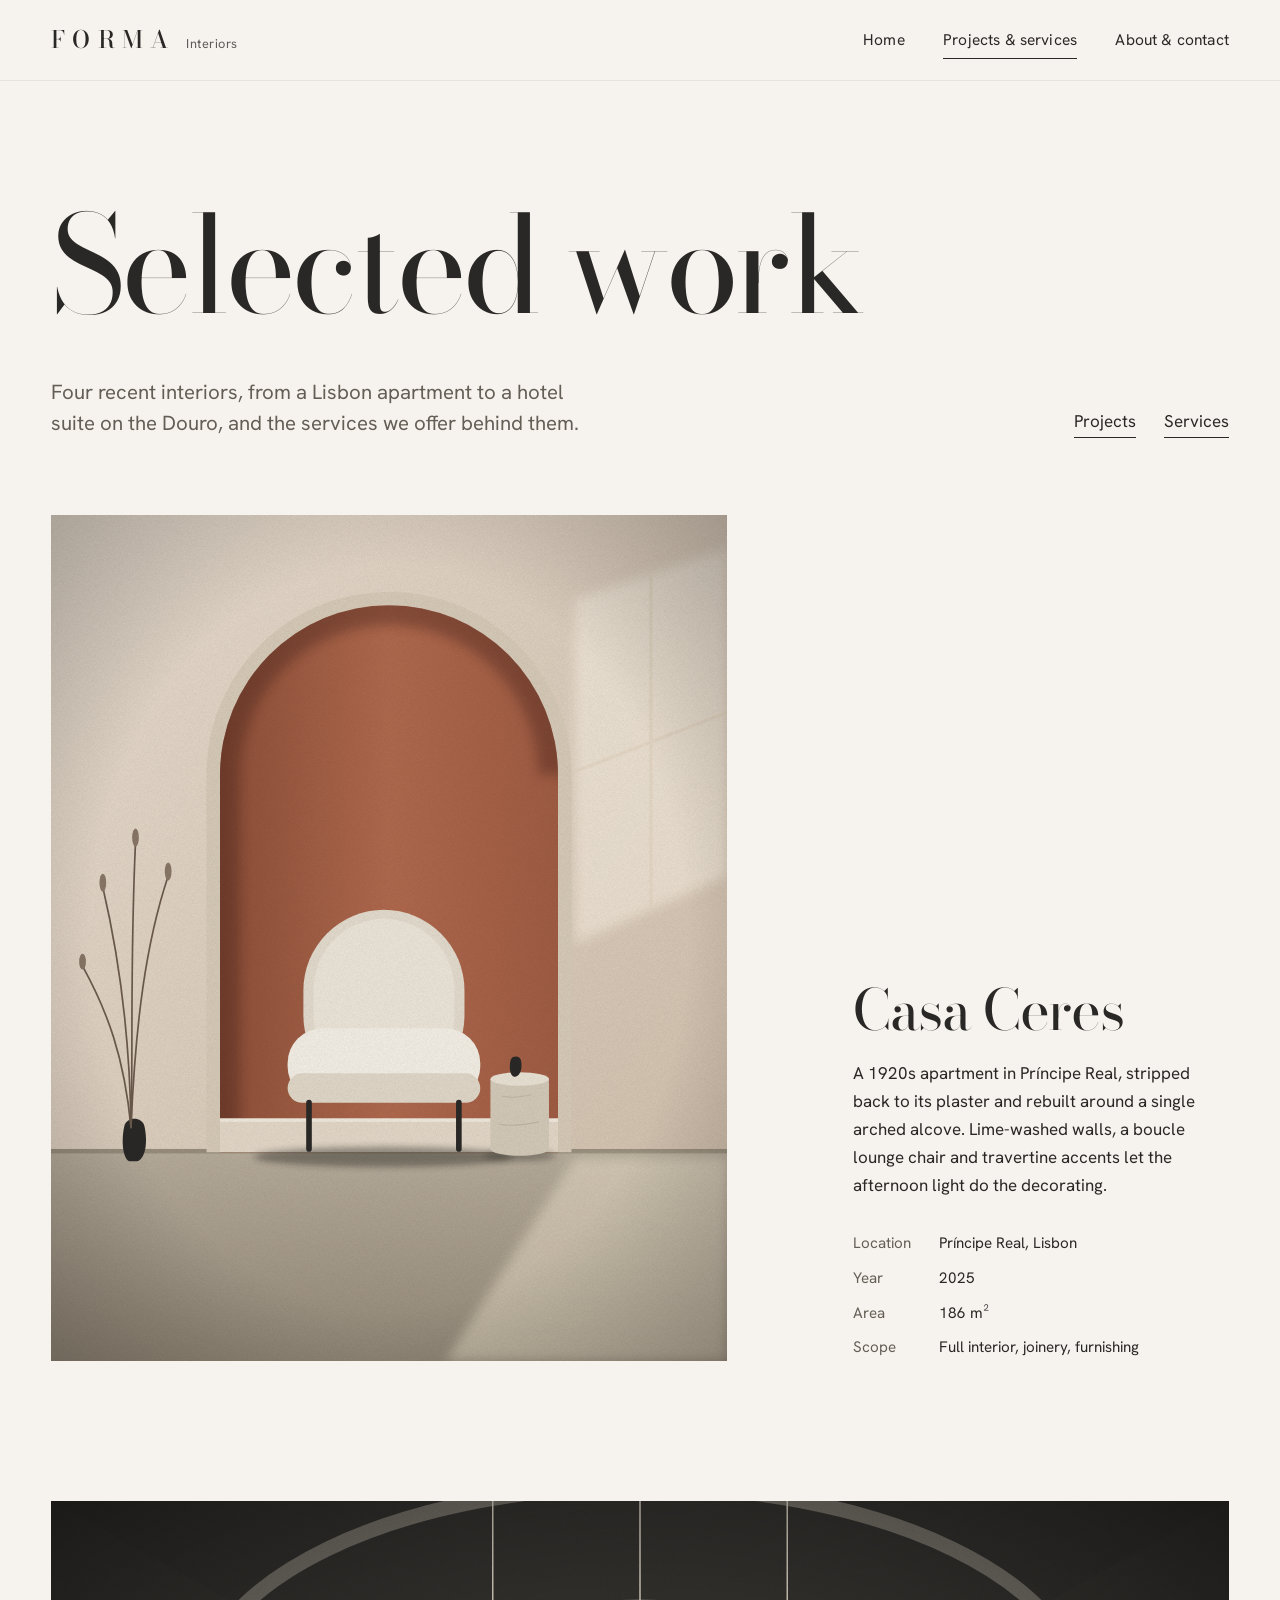
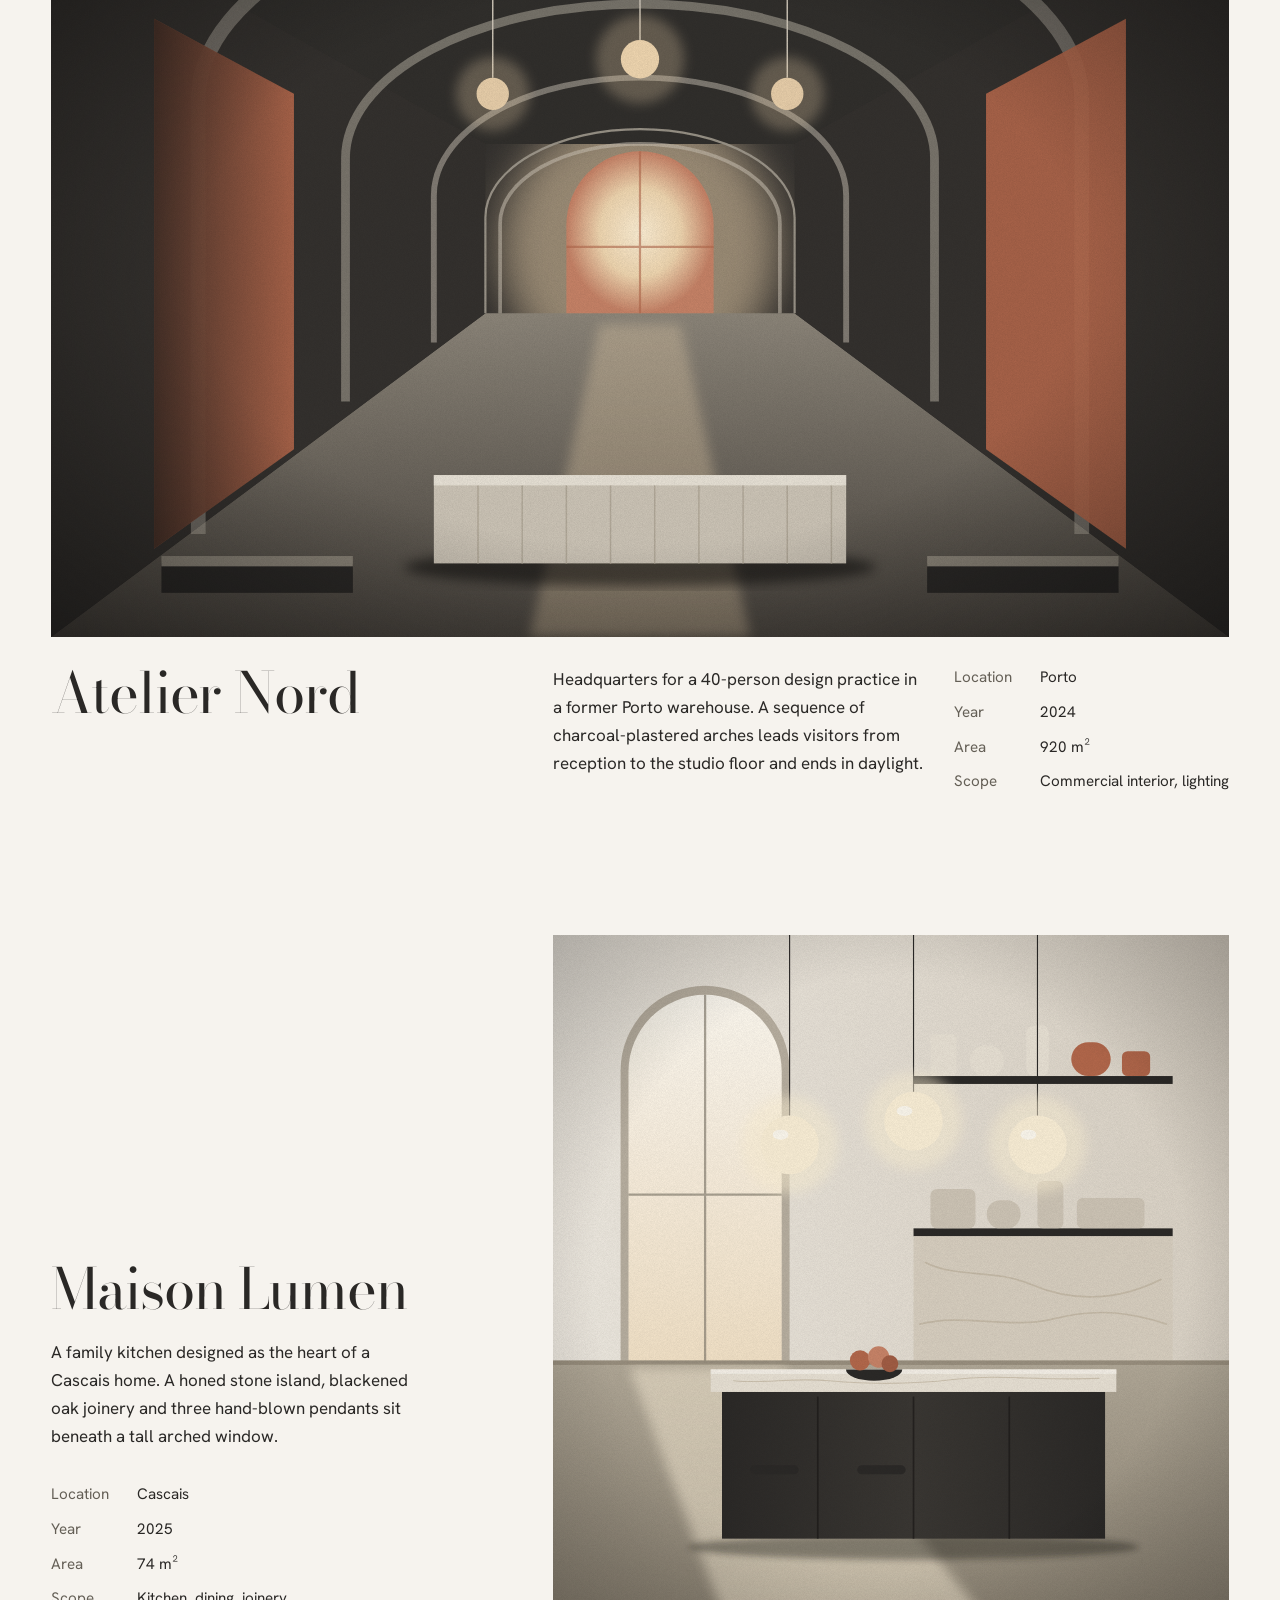
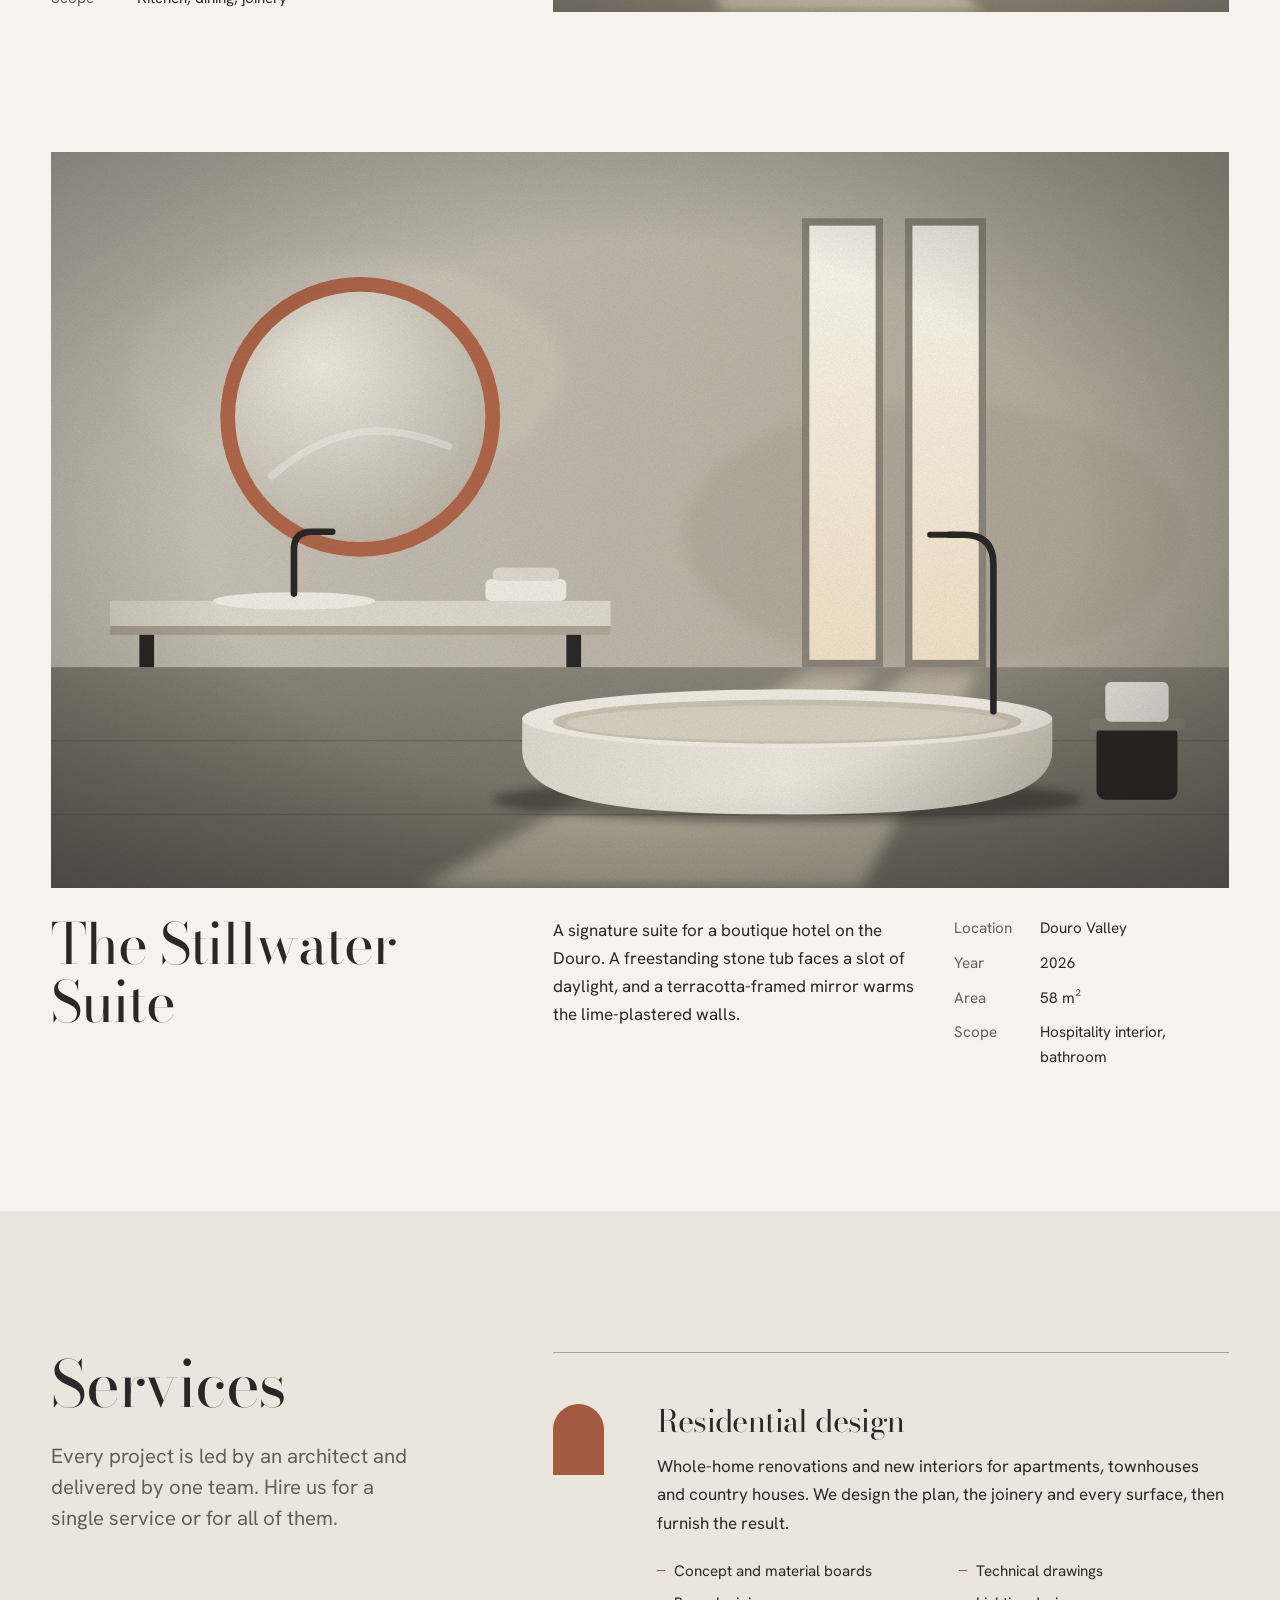
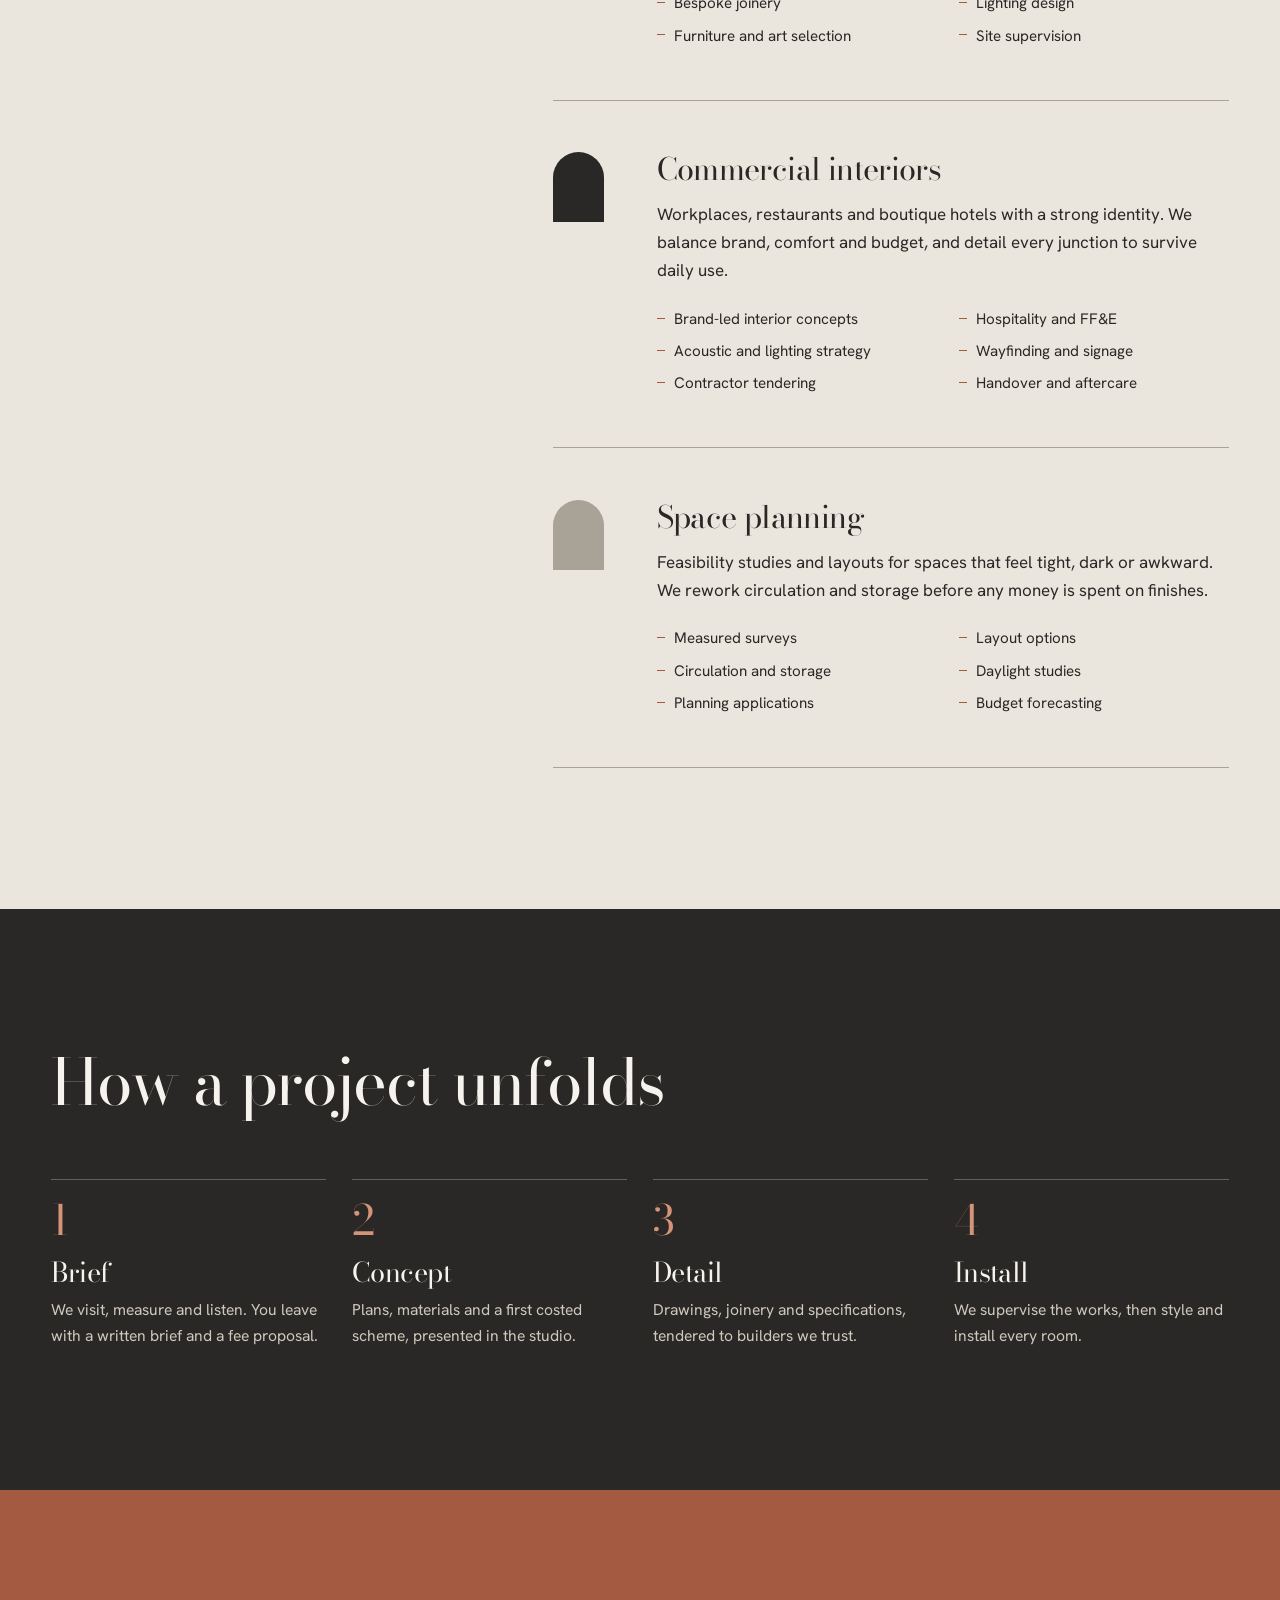
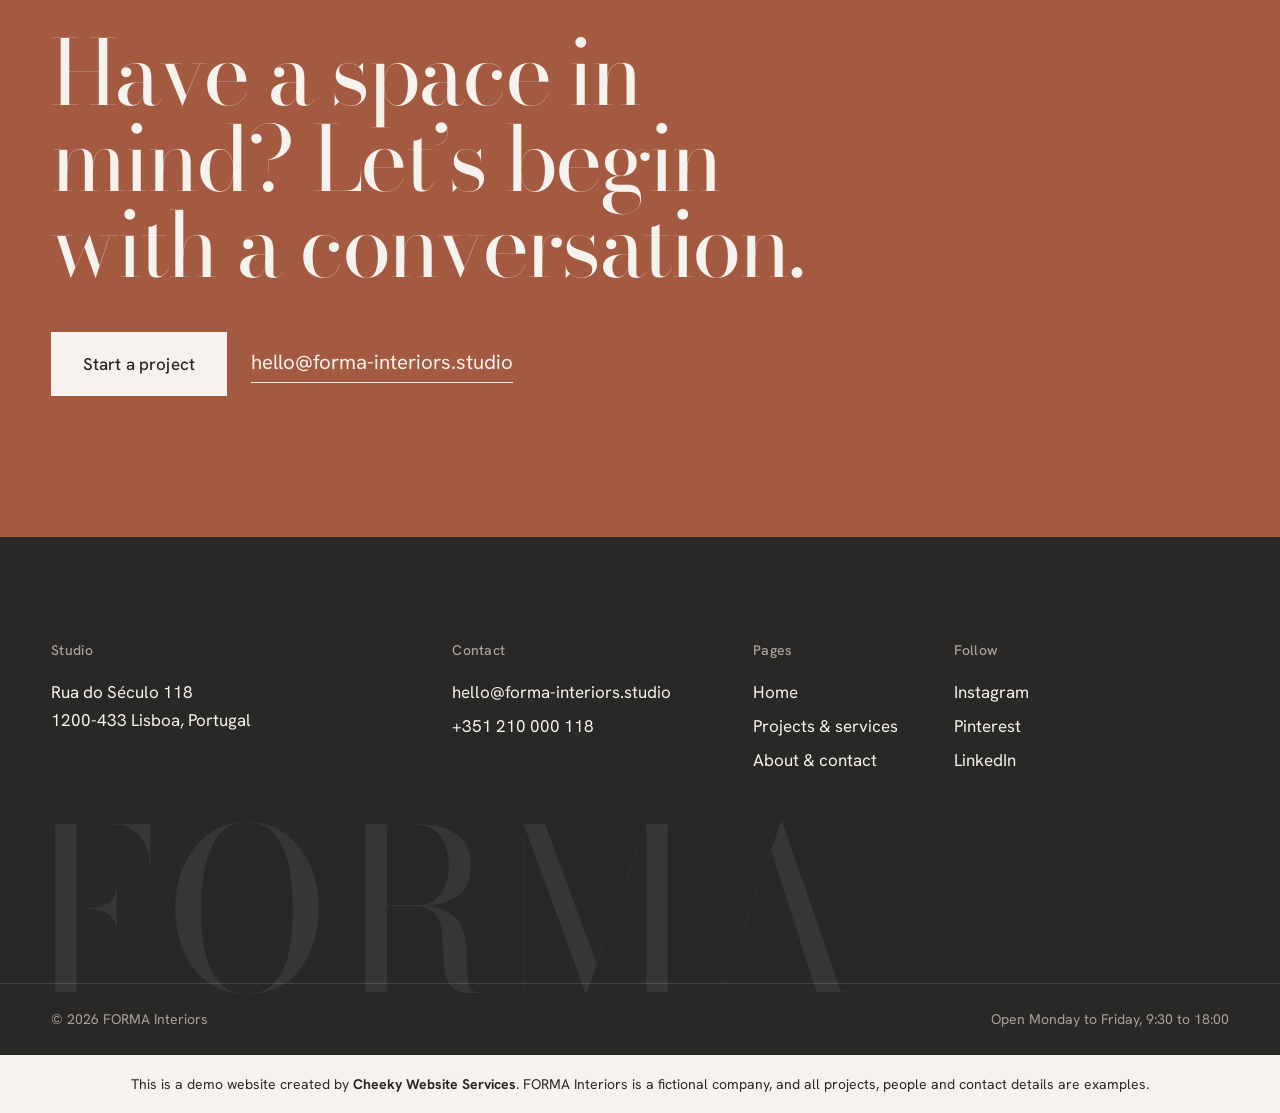
<file: projects.html>
<!doctype html>
<html lang="en">
<head>
  <meta charset="utf-8">
  <meta name="viewport" content="width=device-width, initial-scale=1">
  <title>Projects &amp; services | FORMA Interiors</title>
  <meta name="description" content="Selected interior design projects by FORMA Interiors, plus our residential, commercial and space planning services.">
  <meta name="theme-color" content="#f6f3ee">
  <link rel="icon" href="data:image/svg+xml,%3Csvg xmlns='http://www.w3.org/2000/svg' viewBox='0 0 32 32'%3E%3Cpath d='M7 28V14a9 9 0 0 1 18 0v14z' fill='%23a45a41'/%3E%3C/svg%3E">
  <link rel="preconnect" href="https://fonts.googleapis.com">
  <link rel="preconnect" href="https://fonts.gstatic.com" crossorigin>
  <link href="https://fonts.googleapis.com/css2?family=Bodoni+Moda:opsz,wght@6..96,400..600&family=Hanken+Grotesk:wght@300;400;500;600&display=swap" rel="stylesheet">
  <link rel="stylesheet" href="css/styles.css">
  <script src="js/main.js" defer></script>
</head>
<body>
  <a class="skip-link" href="#main">Skip to content</a>

  <header class="site-header is-solid">
    <div class="container site-header__inner">
      <a class="wordmark" href="index.html" aria-label="FORMA Interiors, home">
        <span class="wordmark__name">FORMA</span><span class="wordmark__sub">Interiors</span>
      </a>
      <button class="nav-toggle" type="button" aria-expanded="false" aria-controls="site-nav">Menu</button>
      <nav class="nav" id="site-nav" aria-label="Main">
        <ul class="nav__list">
          <li><a class="nav__link" href="index.html">Home</a></li>
          <li><a class="nav__link" href="projects.html" aria-current="page">Projects &amp; services</a></li>
          <li><a class="nav__link" href="about.html">About &amp; contact</a></li>
        </ul>
      </nav>
    </div>
  </header>

  <main id="main">
   
    <section class="page-head">
      <div class="container">
        <h1>Selected work</h1>
        <div class="page-head__row">
          <p class="muted" style="max-width:34rem">Four recent interiors, from a Lisbon apartment to a hotel suite on the Douro, and the services we offer behind them.</p>
          <nav class="jump" aria-label="On this page">
            <a class="link" href="#projects">Projects</a>
            <a class="link" href="#services">Services</a>
          </nav>
        </div>
      </div>
    </section>

    
    <section id="projects" class="section section--tight-top" aria-label="Projects">
      <div class="container">

        <article class="project project--split grid" id="casa-ceres">
          <div class="project__media">
            <div class="frame ratio-45 reveal"><img src="img/casa-ceres.svg" alt="An arched terracotta alcove holding a pale boucle armchair and a travertine side table"></div>
          </div>
          <div class="project__text">
            <h2>Casa Ceres</h2>
            <p>A 1920s apartment in Príncipe Real, stripped back to its plaster and rebuilt around a single arched alcove. Lime-washed walls, a boucle lounge chair and travertine accents let the afternoon light do the decorating.</p>
            <dl class="facts">
              <dt>Location</dt><dd>Príncipe Real, Lisbon</dd>
              <dt>Year</dt><dd>2025</dd>
              <dt>Area</dt><dd>186 m&sup2;</dd>
              <dt>Scope</dt><dd>Full interior, joinery, furnishing</dd>
            </dl>
          </div>
        </article>

        <article class="project project--wide" id="atelier-nord">
          <div class="frame ratio-169 reveal"><img src="img/atelier-nord.svg" alt="A long gallery of receding arches in charcoal, with warm light at the far end"></div>
          <div class="grid project__bar">
            <h2>Atelier Nord</h2>
            <p class="project__desc">Headquarters for a 40-person design practice in a former Porto warehouse. A sequence of charcoal-plastered arches leads visitors from reception to the studio floor and ends in daylight.</p>
            <dl class="facts">
              <dt>Location</dt><dd>Porto</dd>
              <dt>Year</dt><dd>2024</dd>
              <dt>Area</dt><dd>920 m&sup2;</dd>
              <dt>Scope</dt><dd>Commercial interior, lighting</dd>
            </dl>
          </div>
        </article>

        <article class="project project--split is-flipped grid" id="maison-lumen">
          <div class="project__media">
            <div class="frame ratio-11 reveal"><img src="img/maison-lumen.svg" alt="A kitchen with a dark island, a stone worktop and three globe pendant lights"></div>
          </div>
          <div class="project__text">
            <h2>Maison Lumen</h2>
            <p>A family kitchen designed as the heart of a Cascais home. A honed stone island, blackened oak joinery and three hand-blown pendants sit beneath a tall arched window.</p>
            <dl class="facts">
              <dt>Location</dt><dd>Cascais</dd>
              <dt>Year</dt><dd>2025</dd>
              <dt>Area</dt><dd>74 m&sup2;</dd>
              <dt>Scope</dt><dd>Kitchen, dining, joinery</dd>
            </dl>
          </div>
        </article>

        <article class="project project--wide" id="stillwater">
          <div class="frame ratio-169 reveal"><img src="img/stillwater.svg" alt="A hotel bathroom with a freestanding stone tub, a terracotta-framed round mirror and two slots of daylight"></div>
          <div class="grid project__bar">
            <h2>The Stillwater Suite</h2>
            <p class="project__desc">A signature suite for a boutique hotel on the Douro. A freestanding stone tub faces a slot of daylight, and a terracotta-framed mirror warms the lime-plastered walls.</p>
            <dl class="facts">
              <dt>Location</dt><dd>Douro Valley</dd>
              <dt>Year</dt><dd>2026</dd>
              <dt>Area</dt><dd>58 m&sup2;</dd>
              <dt>Scope</dt><dd>Hospitality interior, bathroom</dd>
            </dl>
          </div>
        </article>

      </div>
    </section>

   
    <section id="services" class="section section--deep" aria-labelledby="services-title">
      <div class="container services">
        <div class="services__intro">
          <h2 id="services-title">Services</h2>
          <p class="lead muted">Every project is led by an architect and delivered by one team. Hire us for a single service or for all of them.</p>
        </div>
        <div class="services__list">
          <article class="service-block">
            <span class="service-block__mark" aria-hidden="true"></span>
            <div>
              <h3>Residential design</h3>
              <p>Whole-home renovations and new interiors for apartments, townhouses and country houses. We design the plan, the joinery and every surface, then furnish the result.</p>
              <ul class="includes">
                <li>Concept and material boards</li>
                <li>Technical drawings</li>
                <li>Bespoke joinery</li>
                <li>Lighting design</li>
                <li>Furniture and art selection</li>
                <li>Site supervision</li>
              </ul>
            </div>
          </article>
          <article class="service-block">
            <span class="service-block__mark" aria-hidden="true"></span>
            <div>
              <h3>Commercial interiors</h3>
              <p>Workplaces, restaurants and boutique hotels with a strong identity. We balance brand, comfort and budget, and detail every junction to survive daily use.</p>
              <ul class="includes">
                <li>Brand-led interior concepts</li>
                <li>Hospitality and FF&amp;E</li>
                <li>Acoustic and lighting strategy</li>
                <li>Wayfinding and signage</li>
                <li>Contractor tendering</li>
                <li>Handover and aftercare</li>
              </ul>
            </div>
          </article>
          <article class="service-block">
            <span class="service-block__mark" aria-hidden="true"></span>
            <div>
              <h3>Space planning</h3>
              <p>Feasibility studies and layouts for spaces that feel tight, dark or awkward. We rework circulation and storage before any money is spent on finishes.</p>
              <ul class="includes">
                <li>Measured surveys</li>
                <li>Layout options</li>
                <li>Circulation and storage</li>
                <li>Daylight studies</li>
                <li>Planning applications</li>
                <li>Budget forecasting</li>
              </ul>
            </div>
          </article>
        </div>
      </div>
    </section>

    
    <section class="section section--dark on-dark" aria-labelledby="process-title">
      <div class="container">
        <h2 id="process-title">How a project unfolds</h2>
        <ol class="process" style="list-style:none;padding:0;margin-bottom:0">
          <li><span class="process__n">1</span><h3>Brief</h3><p>We visit, measure and listen. You leave with a written brief and a fee proposal.</p></li>
          <li><span class="process__n">2</span><h3>Concept</h3><p>Plans, materials and a first costed scheme, presented in the studio.</p></li>
          <li><span class="process__n">3</span><h3>Detail</h3><p>Drawings, joinery and specifications, tendered to builders we trust.</p></li>
          <li><span class="process__n">4</span><h3>Install</h3><p>We supervise the works, then style and install every room.</p></li>
        </ol>
      </div>
    </section>

    
    <section class="cta section" aria-labelledby="cta-title">
      <div class="container">
        <h2 id="cta-title">Have a space in mind? Let&rsquo;s begin with a conversation.</h2>
        <div class="cta__actions">
          <a class="btn btn--paper" href="about.html#contact">Start a project</a>
          <a class="link" href="mailto:hello@forma-interiors.studio">hello@forma-interiors.studio</a>
        </div>
      </div>
    </section>
  </main>

  <footer class="site-footer on-dark">
    <div class="container grid site-footer__top">
      <div class="footer-col footer-col--1">
        <h4>Studio</h4>
        <address style="font-style:normal">Rua do Século 118<br>1200-433 Lisboa, Portugal</address>
      </div>
      <div class="footer-col footer-col--2">
        <h4>Contact</h4>
        <ul>
          <li><a href="mailto:hello@forma-interiors.studio">hello@forma-interiors.studio</a></li>
          <li><a href="tel:+351210000118">+351 210 000 118</a></li>
        </ul>
      </div>
      <div class="footer-col footer-col--3">
        <h4>Pages</h4>
        <ul>
          <li><a href="index.html">Home</a></li>
          <li><a href="projects.html">Projects &amp; services</a></li>
          <li><a href="about.html">About &amp; contact</a></li>
        </ul>
      </div>
      <div class="footer-col footer-col--4">
        <h4>Follow</h4>
        <ul>
          <li><a href="https://www.instagram.com/" target="_blank" rel="noopener">Instagram</a></li>
          <li><a href="https://www.pinterest.com/" target="_blank" rel="noopener">Pinterest</a></li>
          <li><a href="https://www.linkedin.com/" target="_blank" rel="noopener">LinkedIn</a></li>
        </ul>
      </div>
    </div>
    <p class="site-footer__brand" aria-hidden="true">FORMA</p>
    <div class="container site-footer__base">
      <span>&copy; <span data-year>2026</span> FORMA Interiors</span>
      <span>Open Monday to Friday, 9:30 to 18:00</span>
    </div>
    <div class="demo-note">
  <div class="container">
    <p>This is a demo website created by <strong>Cheeky Website Services</strong>. FORMA Interiors is a fictional company, and all projects, people and contact details are examples.</p>
  </div>
</div>
  </footer>
</body>
</html>
</file>
<file: css/styles.css>
:root {
  --paper: #f6f3ee;        /* warm white */
  --paper-deep: #ebe6dd;   /* soft band */
  --stone-300: #cfc8bc;
  --stone-500: #a9a296;
  --stone-700: #645f56;    /* secondary text, AA on paper */
  --charcoal: #2a2826;
  --charcoal-soft: #3a3733;
  --terra: #a45a41;        /* muted terracotta, AA with paper text */
  --terra-light: #d49478;  /* terracotta for use on charcoal */

  --font-display: "Bodoni Moda", "Didot", "Bodoni 72", Georgia, serif;
  --font-body: "Hanken Grotesk", "Helvetica Neue", Arial, system-ui, sans-serif;

  --fs-small: 0.875rem;
  --fs-body: 1.0625rem;
  --fs-lead: clamp(1.2rem, 1.6vw, 1.45rem);
  --fs-h3: clamp(1.6rem, 2.4vw, 2.3rem);
  --fs-h2: clamp(2.3rem, 5vw, 4.6rem);
  --fs-h1: clamp(3.3rem, 10.5vw, 10.5rem);

  --gutter: clamp(1.25rem, 4vw, 3.5rem);
  --max: 1440px;
  --section: clamp(5rem, 11vw, 10rem);
  --ease: cubic-bezier(0.22, 0.61, 0.36, 1);
}

*, *::before, *::after { box-sizing: border-box; }
html { scroll-behavior: smooth; -webkit-text-size-adjust: 100%; }
body {
  margin: 0;
  background: var(--paper);
  color: var(--charcoal);
  font-family: var(--font-body);
  font-size: var(--fs-body);
  line-height: 1.65;
  -webkit-font-smoothing: antialiased;
  text-rendering: optimizeLegibility;
}
img, svg { display: block; max-width: 100%; }
img { height: auto; }
a { color: inherit; text-decoration: none; }
ul { list-style: none; margin: 0; padding: 0; }
h1, h2, h3, h4, p, dl, dd, figure { margin: 0; }
h1, h2, h3 {
  font-family: var(--font-display);
  font-weight: 400;
  line-height: 1.02;
  letter-spacing: -0.02em;
}
h1 { font-size: var(--fs-h1); letter-spacing: -0.035em; line-height: 0.9; }
h2 { font-size: var(--fs-h2); }
h3 { font-size: var(--fs-h3); line-height: 1.1; }
p { max-width: 62ch; text-wrap: pretty; }
:focus-visible { outline: 2px solid var(--terra); outline-offset: 4px; }
.on-dark :focus-visible, .site-footer :focus-visible { outline-color: var(--terra-light); }
::selection { background: var(--terra); color: var(--paper); }
.skip-link {
  position: absolute; left: var(--gutter); top: -4rem; z-index: 100;
  background: var(--charcoal); color: var(--paper); padding: 0.75rem 1.25rem;
}
.skip-link:focus { top: 1rem; }
.visually-hidden {
  position: absolute !important; width: 1px; height: 1px; overflow: hidden;
  clip: rect(0 0 0 0); white-space: nowrap;
}

.container { width: 100%; max-width: var(--max); margin-inline: auto; padding-inline: var(--gutter); }
.section { padding-block: var(--section); }
.section--tight-top { padding-top: 0; }
.section--deep { background: var(--paper-deep); }
.section--dark { background: var(--charcoal); color: var(--paper); }
.grid { display: grid; grid-template-columns: repeat(12, minmax(0, 1fr)); column-gap: clamp(1rem, 2vw, 2rem); }
.muted { color: var(--stone-700); }
.section--dark .muted { color: var(--stone-500); }
.small { font-size: var(--fs-small); }
.lead { font-size: var(--fs-lead); line-height: 1.5; }


.site-header {
  position: fixed; inset: 0 0 auto 0; z-index: 50;
  color: var(--paper);
  transition: background-color 0.4s var(--ease), color 0.4s var(--ease), transform 0.4s var(--ease), box-shadow 0.4s var(--ease);
}
.site-header::before {
  content: ""; position: absolute; inset: 0; z-index: -1;
  background: rgba(246, 243, 238, 0.94);
  -webkit-backdrop-filter: blur(10px); backdrop-filter: blur(10px);
  box-shadow: 0 1px 0 rgba(42, 40, 38, 0.08);
  opacity: 0; transition: opacity 0.4s var(--ease);
}
.site-header.is-solid { color: var(--charcoal); }
.site-header.is-solid::before { opacity: 1; }
.site-header__inner { display: flex; align-items: center; justify-content: space-between; padding-block: 1.25rem; }
.wordmark { display: inline-flex; align-items: baseline; gap: 0.7rem; }
.wordmark__name { font-family: var(--font-display); font-size: 1.5rem; letter-spacing: 0.3em; font-weight: 500; }
.wordmark__sub { font-size: 0.8rem; letter-spacing: 0.04em; opacity: 0.75; }

.nav__list { display: flex; gap: clamp(1.5rem, 3vw, 2.75rem); }
.nav__link {
  position: relative; display: inline-block; padding-block: 0.4rem; font-size: 0.97rem; letter-spacing: 0.01em;
  background: linear-gradient(currentColor, currentColor) left bottom / 0 1px no-repeat;
  transition: background-size 0.45s var(--ease);
}
.nav__link:hover, .nav__link[aria-current="page"] { background-size: 100% 1px; }
.nav-toggle {
  display: none; background: none; border: 0; color: inherit; font: inherit; cursor: pointer;
  padding: 0.5rem 0; letter-spacing: 0.02em;
}


.link {
  display: inline-block; padding-bottom: 0.2rem;
  background: linear-gradient(currentColor, currentColor) left bottom / 100% 1px no-repeat;
  transition: background-size 0.45s var(--ease), color 0.3s;
}
.link:hover { background-size: 0 1px; background-position: right bottom; }


.btn {
  position: relative; isolation: isolate; overflow: hidden;
  display: inline-flex; align-items: center; gap: 0.75rem;
  padding: 1.05rem 1.9rem; border: 1px solid currentColor;
  font: inherit; font-weight: 500; letter-spacing: 0.01em; cursor: pointer;
  color: var(--charcoal); background: transparent;
  transition: color 0.45s var(--ease), border-color 0.45s var(--ease);
}
.btn::before {
  content: ""; position: absolute; inset: 0; z-index: -1; background: var(--charcoal);
  transform: translateY(101%); transition: transform 0.5s var(--ease);
}
.btn:hover { color: var(--paper); }
.btn:hover::before { transform: translateY(0); }
.btn--solid { background: var(--terra); border-color: var(--terra); color: var(--paper); }
.btn--solid::before { background: var(--charcoal); }
.btn--paper { background: var(--paper); border-color: var(--paper); color: var(--charcoal); }
.btn--paper::before { background: var(--charcoal); }
.btn--paper:hover { border-color: var(--charcoal); }
.btn--ghost-light { color: var(--paper); }
.btn--ghost-light::before { background: var(--paper); }
.btn--ghost-light:hover { color: var(--charcoal); }


.arch { border-radius: 999px 999px 0 0; overflow: hidden; }


.frame { position: relative; overflow: hidden; background: var(--stone-300); }
.frame img { width: 100%; height: 100%; object-fit: cover; transition: transform 1.2s var(--ease); }
a:hover .frame img, .frame:hover img { transform: scale(1.035); }
.ratio-45 { aspect-ratio: 4 / 5; }
.ratio-34 { aspect-ratio: 3 / 4; }
.ratio-11 { aspect-ratio: 1 / 1; }
.ratio-169 { aspect-ratio: 16 / 10; }
.ratio-219 { aspect-ratio: 21 / 9; }


.caption { margin-top: 1.25rem; }
.caption h3 { margin-bottom: 0.4rem; }
.meta { color: var(--stone-700); font-size: var(--fs-small); letter-spacing: 0.02em; }
.facts { display: grid; grid-template-columns: auto 1fr; gap: 0.6rem 1.75rem; font-size: 0.95rem; }
.facts dt { color: var(--stone-700); }
.facts dd { color: var(--charcoal); }
.section--dark .facts dd { color: var(--paper); }


.site-footer { background: var(--charcoal); color: var(--paper); overflow: hidden; }
.site-footer__top { padding-block: clamp(4rem, 8vw, 7rem) 3rem; row-gap: 2.5rem; }
.footer-col h4 { font-family: var(--font-body); font-size: var(--fs-small); font-weight: 500; color: var(--stone-500); margin-bottom: 1rem; letter-spacing: 0.02em; }
.footer-col li + li { margin-top: 0.35rem; }
.footer-col a { transition: color 0.3s; }
.footer-col a:hover { color: var(--terra-light); }
.site-footer__brand { font-family: var(--font-display); font-size: clamp(4rem, 17.5vw, 17rem); line-height: 0.8; letter-spacing: 0.04em; color: rgba(246, 243, 238, 0.07); white-space: nowrap; margin: 0 0 -0.08em calc(var(--gutter) * 0.6); user-select: none; }
.site-footer__base { border-top: 1px solid rgba(246, 243, 238, 0.14); padding-block: 1.5rem; font-size: var(--fs-small); color: var(--stone-500); display: flex; flex-wrap: wrap; gap: 0.5rem 2rem; justify-content: space-between; }


.cta { background: var(--terra); color: var(--paper); }
.cta h2 { font-size: clamp(2.6rem, 7vw, 6.6rem); max-width: 14ch; letter-spacing: -0.03em; line-height: 0.96; }
.cta__actions { display: flex; flex-wrap: wrap; gap: 1rem 1.5rem; align-items: center; margin-top: 2.75rem; }
.cta .link { font-size: var(--fs-lead); }


.hero { position: relative; min-height: 100svh; display: flex; align-items: flex-end; color: var(--paper); background: var(--charcoal); overflow: hidden; }
.hero__media { position: absolute; inset: 0; }
.hero__media img { width: 100%; height: 100%; object-fit: cover; object-position: 50% 60%; }
.hero__media::after { content: ""; position: absolute; inset: 0; background: linear-gradient(to top, rgba(30, 27, 25, 0.86) 0%, rgba(30, 27, 25, 0.5) 50%, rgba(30, 27, 25, 0.36) 100%), linear-gradient(to bottom, rgba(30, 27, 25, 0.4), rgba(30, 27, 25, 0) 20%); }
.hero__content { position: relative; width: 100%; padding-bottom: clamp(2rem, 5vw, 4rem); padding-top: 8rem; }
.hero h1 .line { display: block; overflow: hidden; white-space: nowrap; line-height: 1; padding-block: 0.06em; margin-block: -0.06em; }
.hero h1 .line > span { display: block; }
.hero__side { display: flex; flex-direction: column; align-items: flex-start; gap: 1.5rem; max-width: 30rem; }
.hero__side p { font-size: var(--fs-lead); line-height: 1.5; color: rgba(246, 243, 238, 0.92); }
.hero__foot { display: flex; justify-content: space-between; align-items: flex-end; gap: 2rem; margin-top: clamp(2rem, 4vw, 3.5rem); flex-wrap: wrap; }

.statement { padding-block: var(--section); }
.statement p { font-family: var(--font-display); font-size: clamp(1.9rem, 3.9vw, 3.6rem); line-height: 1.16; letter-spacing: -0.015em; max-width: 24em; }
.statement .link { margin-top: 2.5rem; font-size: var(--fs-lead); }

.featured { row-gap: clamp(3rem, 7vw, 7rem); }
.featured__a { grid-column: 1 / span 7; }
.featured__b { grid-column: 9 / span 4; margin-top: clamp(0rem, 14vw, 13rem); align-self: start; }
.featured__c { grid-column: 2 / span 6; }
.featured__d { grid-column: 9 / span 4; align-self: end; padding-bottom: 1rem; }
.featured__d p { margin-bottom: 1.75rem; }
.section-head { display: flex; justify-content: space-between; align-items: flex-end; gap: 2rem; flex-wrap: wrap; margin-bottom: clamp(2.5rem, 5vw, 4.5rem); }

.service-row {
  display: grid; grid-template-columns: repeat(12, minmax(0, 1fr)); column-gap: clamp(1rem, 2vw, 2rem); align-items: center;
  padding-block: clamp(1.6rem, 3vw, 2.5rem); border-top: 1px solid var(--stone-300); position: relative;
}
.service-row:last-child { border-bottom: 1px solid var(--stone-300); }
.service-row::after { content: ""; position: absolute; left: 0; bottom: -1px; height: 1px; width: 0; background: var(--terra); transition: width 0.7s var(--ease); }
.service-row:hover::after { width: 100%; }
.service-row h3 { grid-column: 1 / span 6; font-size: clamp(2rem, 4.4vw, 4rem); transition: transform 0.5s var(--ease), color 0.4s; }
.service-row p { grid-column: 7 / span 5; color: var(--stone-700); }
.service-row__mark { grid-column: 12 / span 1; justify-self: end; width: 2.1rem; height: 2.8rem; border: 1px solid var(--charcoal); border-radius: 999px 999px 0 0; transition: background-color 0.4s, border-color 0.4s; }
.service-row:hover h3 { transform: translateX(0.9rem); color: var(--terra); }
.service-row:hover .service-row__mark { background: var(--terra); border-color: var(--terra); }

.why { display: grid; grid-template-columns: repeat(12, minmax(0, 1fr)); column-gap: clamp(1rem, 2vw, 2rem); row-gap: 3rem; }
.why__intro { grid-column: 1 / span 5; align-self: start; position: sticky; top: 7rem; }
.why__intro h2 { margin-bottom: 2.5rem; }
.why__intro .arch { width: min(100%, 22rem); }
.why__list { grid-column: 7 / span 6; }
.why__item { padding-block: 2rem; border-top: 1px solid rgba(246, 243, 238, 0.18); }
.why__item:last-child { border-bottom: 1px solid rgba(246, 243, 238, 0.18); }
.why__item h3 { margin-bottom: 0.9rem; color: var(--paper); }
.why__item p { color: var(--stone-300); }


.page-head { padding-top: clamp(9rem, 16vw, 14rem); padding-bottom: clamp(3rem, 6vw, 5rem); }
.page-head h1 { max-width: 12ch; }
.page-head__row { display: flex; justify-content: space-between; align-items: flex-end; gap: 2.5rem; flex-wrap: wrap; margin-top: clamp(2rem, 4vw, 3.5rem); }
.page-head__row p { font-size: var(--fs-lead); line-height: 1.5; }
.jump { display: flex; gap: 1.75rem; }

.project + .project { margin-top: clamp(5rem, 11vw, 10rem); }
.project--split .project__media { grid-column: 1 / span 7; }
.project--split .project__text { grid-column: 9 / span 4; align-self: end; }
.project--split.is-flipped .project__media { grid-column: 6 / span 7; grid-row: 1; }
.project--split.is-flipped .project__text { grid-column: 1 / span 4; grid-row: 1; }
.project__text h2 { font-size: clamp(2.4rem, 4.4vw, 4.2rem); margin-bottom: 1.25rem; }
.project__text p { margin-bottom: 2rem; }
.project--wide .project__bar { margin-top: 1.75rem; row-gap: 1.5rem; }
.project--wide h2 { grid-column: 1 / span 5; font-size: clamp(2.4rem, 4.4vw, 4.2rem); }
.project--wide .project__desc { grid-column: 6 / span 4; }
.project--wide .facts { grid-column: 10 / span 3; align-content: start; }

.services { display: grid; grid-template-columns: repeat(12, minmax(0, 1fr)); column-gap: clamp(1rem, 2vw, 2rem); row-gap: 3rem; }
.services__intro { grid-column: 1 / span 4; align-self: start; position: sticky; top: 7rem; }
.services__intro h2 { margin-bottom: 1.5rem; }
.services__list { grid-column: 6 / span 7; }
.service-block { padding-block: clamp(2rem, 4vw, 3.25rem); border-top: 1px solid var(--stone-500); display: grid; grid-template-columns: 4.5rem 1fr; column-gap: 2rem; }
.service-block:last-child { border-bottom: 1px solid var(--stone-500); }
.service-block__mark { width: 3.2rem; height: 4.4rem; border-radius: 999px 999px 0 0; background: var(--terra); }
.service-block:nth-child(2) .service-block__mark { background: var(--charcoal); }
.service-block:nth-child(3) .service-block__mark { background: var(--stone-500); }
.service-block h3 { margin-bottom: 0.9rem; }
.service-block p { margin-bottom: 1.4rem; }
.includes { display: grid; grid-template-columns: repeat(2, minmax(0, 1fr)); gap: 0.45rem 2rem; font-size: 0.95rem; }
.includes li { padding-left: 1.1rem; position: relative; }
.includes li::before { content: ""; position: absolute; left: 0; top: 0.72em; width: 0.5rem; height: 1px; background: var(--terra); }

.process { display: grid; grid-template-columns: repeat(4, minmax(0, 1fr)); gap: clamp(1rem, 2vw, 2rem); margin-top: clamp(2.5rem, 5vw, 4rem); }
.process li { border-top: 1px solid rgba(246, 243, 238, 0.28); padding-top: 1.25rem; }
.process__n { font-family: var(--font-display); font-size: 2.6rem; color: var(--terra-light); line-height: 1; display: block; margin-bottom: 1rem; }
.process h3 { font-size: 1.7rem; margin-bottom: 0.6rem; }
.process p { color: var(--stone-300); font-size: 0.98rem; }


.story { row-gap: 2.5rem; }
.story h2 { grid-column: 1 / span 6; }
.story__body { grid-column: 8 / span 5; display: grid; gap: 1.5rem; }
.principles { display: grid; grid-template-columns: repeat(3, minmax(0, 1fr)); gap: clamp(1.5rem, 3vw, 3rem); }
.principle { border-top: 1px solid var(--stone-500); padding-top: 1.5rem; }
.principle h3 { margin-bottom: 1rem; }
.team { display: grid; grid-template-columns: repeat(3, minmax(0, 1fr)); gap: clamp(1.5rem, 3vw, 3rem); }
.person .arch { aspect-ratio: 4 / 5; background: var(--stone-300); }
.person img { width: 100%; height: 100%; object-fit: cover; transition: transform 1.2s var(--ease); }
.person:hover img { transform: scale(1.04); }
.person h3 { margin-top: 1.4rem; }
.person .role { color: var(--terra); font-weight: 500; margin: 0.3rem 0 0.8rem; }
.person p:last-child { color: var(--stone-700); font-size: 0.98rem; }

.contact { row-gap: 3rem; }
.contact__info { grid-column: 1 / span 5; display: grid; gap: 2.25rem; align-content: start; }
.contact__info h3 { font-family: var(--font-body); font-size: var(--fs-small); font-weight: 500; color: var(--stone-700); letter-spacing: 0.02em; margin-bottom: 0.6rem; }
.contact__info address { font-style: normal; }
.hours { display: grid; grid-template-columns: auto 1fr; gap: 0.35rem 1.75rem; }
.big-link { font-family: var(--font-display); font-size: clamp(1.5rem, 2.4vw, 2.1rem); letter-spacing: -0.01em; }
.social { display: flex; flex-wrap: wrap; gap: 0.5rem 1.75rem; }
.contact__form { grid-column: 7 / span 6; }
.form { display: grid; gap: 1.5rem; }
.field { display: grid; gap: 0.5rem; }
.field label { font-size: var(--fs-small); color: var(--stone-700); }
.field input, .field select, .field textarea {
  font: inherit; color: inherit; width: 100%; padding: 0.85rem 0; background: transparent;
  border: 0; border-bottom: 1px solid var(--stone-500); border-radius: 0; transition: border-color 0.3s;
}
.field textarea { resize: vertical; min-height: 8rem; }
.field input:focus, .field select:focus, .field textarea:focus { outline: none; border-bottom-color: var(--terra); box-shadow: 0 1px 0 var(--terra); }
.form__row { display: grid; grid-template-columns: repeat(2, minmax(0, 1fr)); gap: 1.5rem; }
.form__status { min-height: 1.5rem; font-size: var(--fs-small); color: var(--stone-700); }

.map { position: relative; overflow: hidden; background: var(--paper-deep); }
.map .ratio-219 { position: relative; }
.map svg { position: absolute; inset: 0; width: 100%; height: 100%; }
.map__card { position: absolute; left: clamp(1rem, 3vw, 2.5rem); bottom: clamp(1rem, 3vw, 2.5rem); background: var(--charcoal); color: var(--paper); padding: 1.75rem 2rem; max-width: 22rem; }
.map__card h3 { font-size: 1.7rem; margin-bottom: 0.6rem; }
.map__card p { font-size: 0.97rem; margin-bottom: 1.1rem; color: var(--stone-300); }
.map__card .link { color: var(--paper); }
.pin-pulse { transform-origin: center; transform-box: fill-box; animation: pulse 2.8s var(--ease) infinite; }


.hero__media { animation: open-arch 1.7s var(--ease) 0.1s both; }
.hero__media img { animation: settle 2.4s var(--ease) 0.1s both; }
.hero h1 .line > span { animation: rise 1.1s var(--ease) both; }
.hero h1 .line:nth-child(1) > span { animation-delay: 1.0s; }
.hero h1 .line:nth-child(2) > span { animation-delay: 1.12s; }
.hero h1 .line:nth-child(3) > span { animation-delay: 1.24s; }
.hero__foot { animation: fade 1s ease 1.6s both; }
.site-header { animation: fade 1s ease 0.9s both; }
@keyframes open-arch { from { clip-path: inset(9% 32% 0 32% round 40vw 40vw 0 0); } to { clip-path: inset(0 0 0 0 round 0 0 0 0); } }
@keyframes settle { from { transform: scale(1.18); } to { transform: scale(1); } }
@keyframes rise { from { transform: translateY(105%); } to { transform: translateY(0); } }
@keyframes fade { from { opacity: 0; } to { opacity: 1; } }
@keyframes pulse { 0% { transform: scale(0.4); opacity: 0.7; } 100% { transform: scale(2.4); opacity: 0; } }


.js .reveal img { transform: scale(1.08); opacity: 0.001; transition: transform 1.6s var(--ease), opacity 1.2s ease; }
.js .reveal.is-in img { transform: scale(1); opacity: 1; }
.js .reveal.is-in:hover img,
.js a:hover .reveal.is-in img,
.js .person:hover .reveal.is-in img { transform: scale(1.035); }

@media (prefers-reduced-motion: reduce) {
  html { scroll-behavior: auto; }
  *, *::before, *::after { animation: none !important; transition-duration: 0.01ms !important; }
  .js .reveal img { opacity: 1; transform: none; }
}


@media (max-width: 1080px) {
  .why__intro { grid-column: 1 / -1; position: static; }
  .why__list { grid-column: 1 / -1; }
  .why__intro .arch { display: none; }
  .services__intro { grid-column: 1 / -1; position: static; }
  .services__list { grid-column: 1 / -1; }
  .project--wide h2 { grid-column: 1 / span 12; }
  .project--wide .project__desc { grid-column: 1 / span 7; }
  .project--wide .facts { grid-column: 8 / span 5; }
  .process { grid-template-columns: repeat(2, minmax(0, 1fr)); row-gap: 2.5rem; }
}

@media (max-width: 860px) {
  .nav-toggle { display: inline-block; position: relative; z-index: 60; }
  .nav {
    position: fixed; inset: 0; z-index: 55; background: var(--charcoal); color: var(--paper);
    display: flex; align-items: center; padding: 6rem var(--gutter) 3rem;
    opacity: 0; visibility: hidden; transform: translateY(-1rem);
    transition: opacity 0.45s var(--ease), transform 0.45s var(--ease), visibility 0s 0.45s;
  }
  .nav.is-open { opacity: 1; visibility: visible; transform: none; transition-delay: 0s; }
  .nav__list { flex-direction: column; gap: 1.1rem; }
  .nav__link { font-family: var(--font-display); font-size: clamp(2.2rem, 9vw, 3.4rem); letter-spacing: -0.02em; }
  body.menu-open .site-header { color: var(--paper); }
  body.menu-open .site-header::before { opacity: 0; }

  .featured__a, .featured__b, .featured__c, .featured__d { grid-column: 1 / -1; margin-top: 0; }
  .featured__b { grid-column: 3 / -1; }
  .featured__d { grid-column: 1 / -1; }
  .service-row h3 { grid-column: 1 / span 10; }
  .service-row p { grid-column: 1 / span 11; margin-top: 0.75rem; }
  .service-row__mark { grid-column: 11 / span 2; grid-row: 1; }
  .project--split .project__media, .project--split.is-flipped .project__media { grid-column: 1 / -1; grid-row: auto; }
  .project--split .project__text, .project--split.is-flipped .project__text { grid-column: 1 / -1; grid-row: auto; margin-top: 2rem; }
  .project--wide .project__desc, .project--wide .facts { grid-column: 1 / -1; }
  .story h2, .story__body { grid-column: 1 / -1; }
  .principles, .team { grid-template-columns: 1fr; }
  .person { max-width: 26rem; }
  .contact__info, .contact__form { grid-column: 1 / -1; }
  .map__card { position: relative; inset: auto; max-width: none; }
  .map .ratio-219 { aspect-ratio: 4 / 3; }
}

@media (max-width: 560px) {
  :root { --fs-body: 1rem; }
  .wordmark__sub { display: none; }
  .form__row { grid-template-columns: 1fr; }
  .includes { grid-template-columns: 1fr; }
  .service-block { grid-template-columns: 1fr; row-gap: 1.25rem; }
  .process { grid-template-columns: 1fr; }
  .featured__b { grid-column: 1 / -1; }
  .jump { flex-wrap: wrap; }
  .hero__foot { align-items: flex-start; }
}


.footer-col--1 { grid-column: span 4; }
.footer-col--2 { grid-column: span 3; }
.footer-col--3 { grid-column: span 2; }
.footer-col--4 { grid-column: span 3; }
@media (max-width: 860px) {
  .footer-col--1 { grid-column: 1 / -1; }
  .footer-col--2 { grid-column: 1 / -1; }
  .footer-col--3, .footer-col--4 { grid-column: span 6; }
}


[id] { scroll-margin-top: 5.5rem; }


.demo-note { background: var(--paper); color: var(--charcoal); padding-block: 1.1rem; font-size: var(--fs-small); text-align: center; }
.demo-note p { max-width: none; }
</file>
